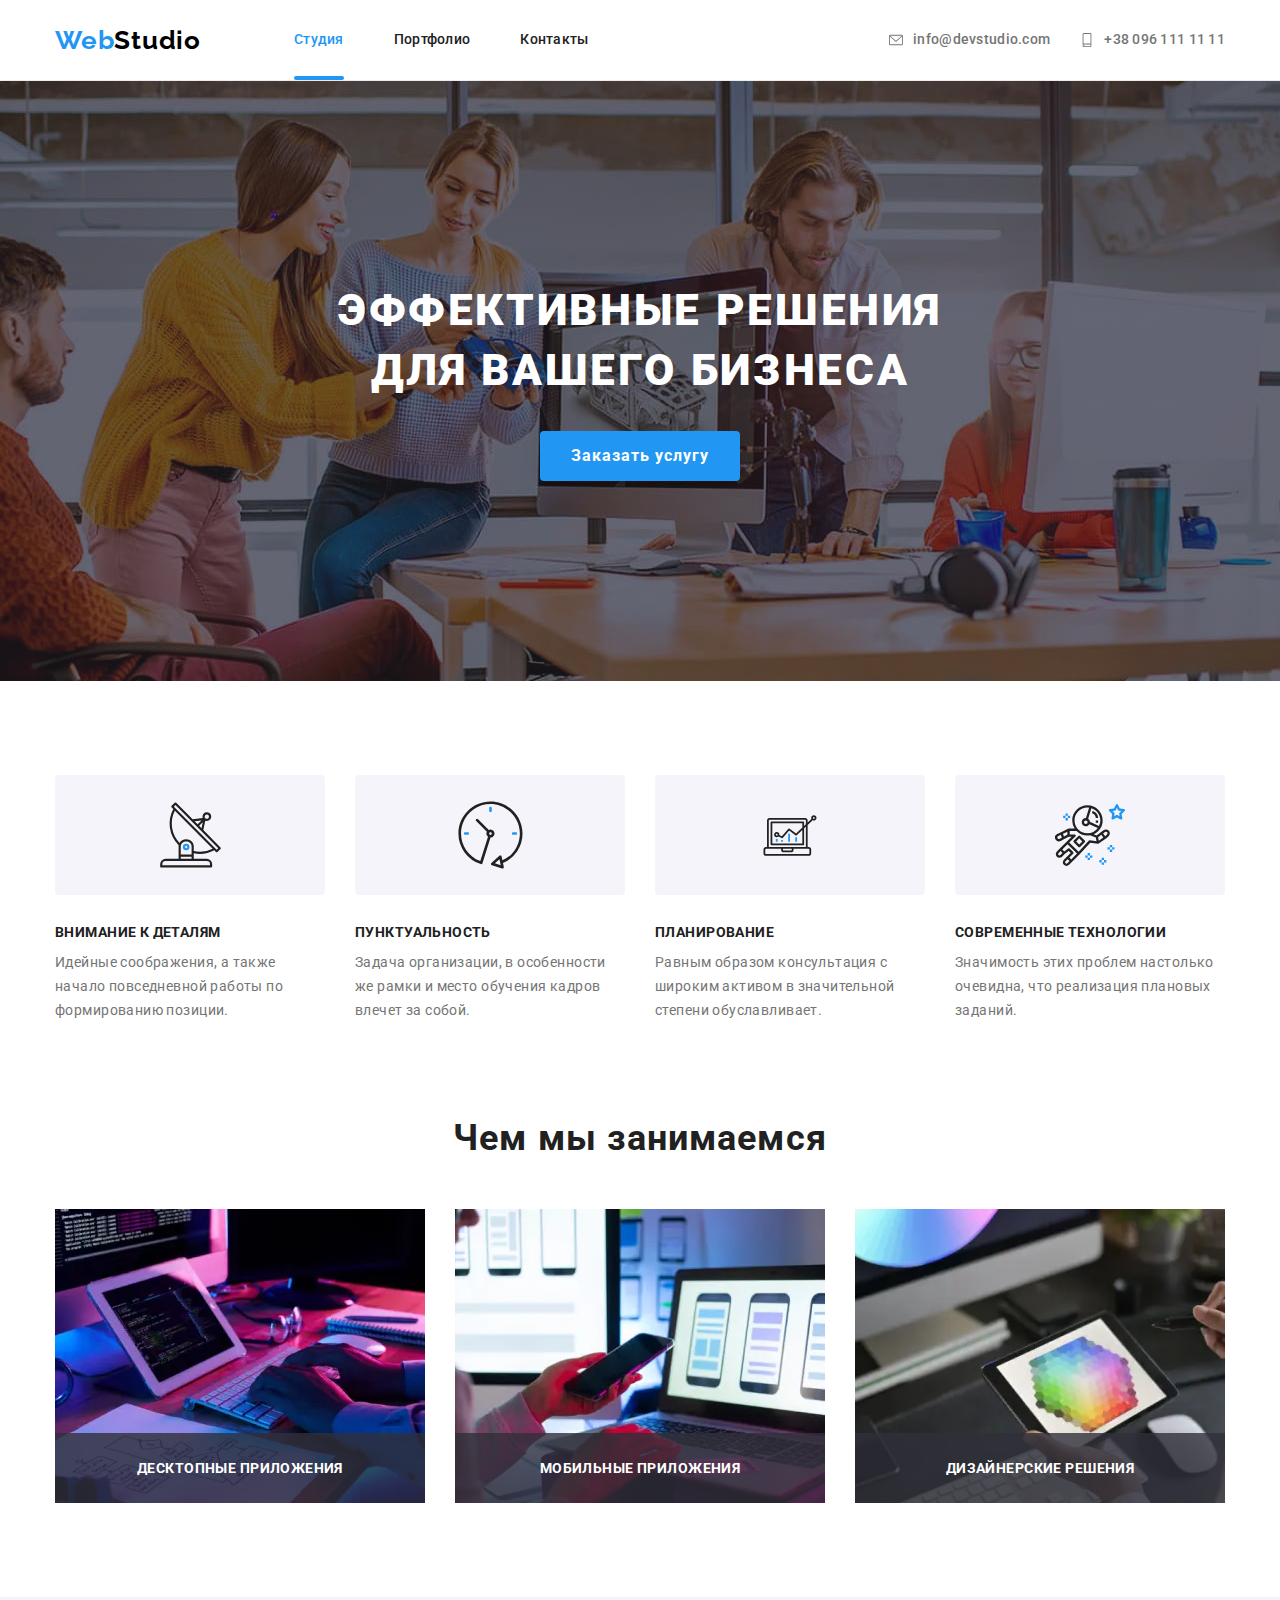
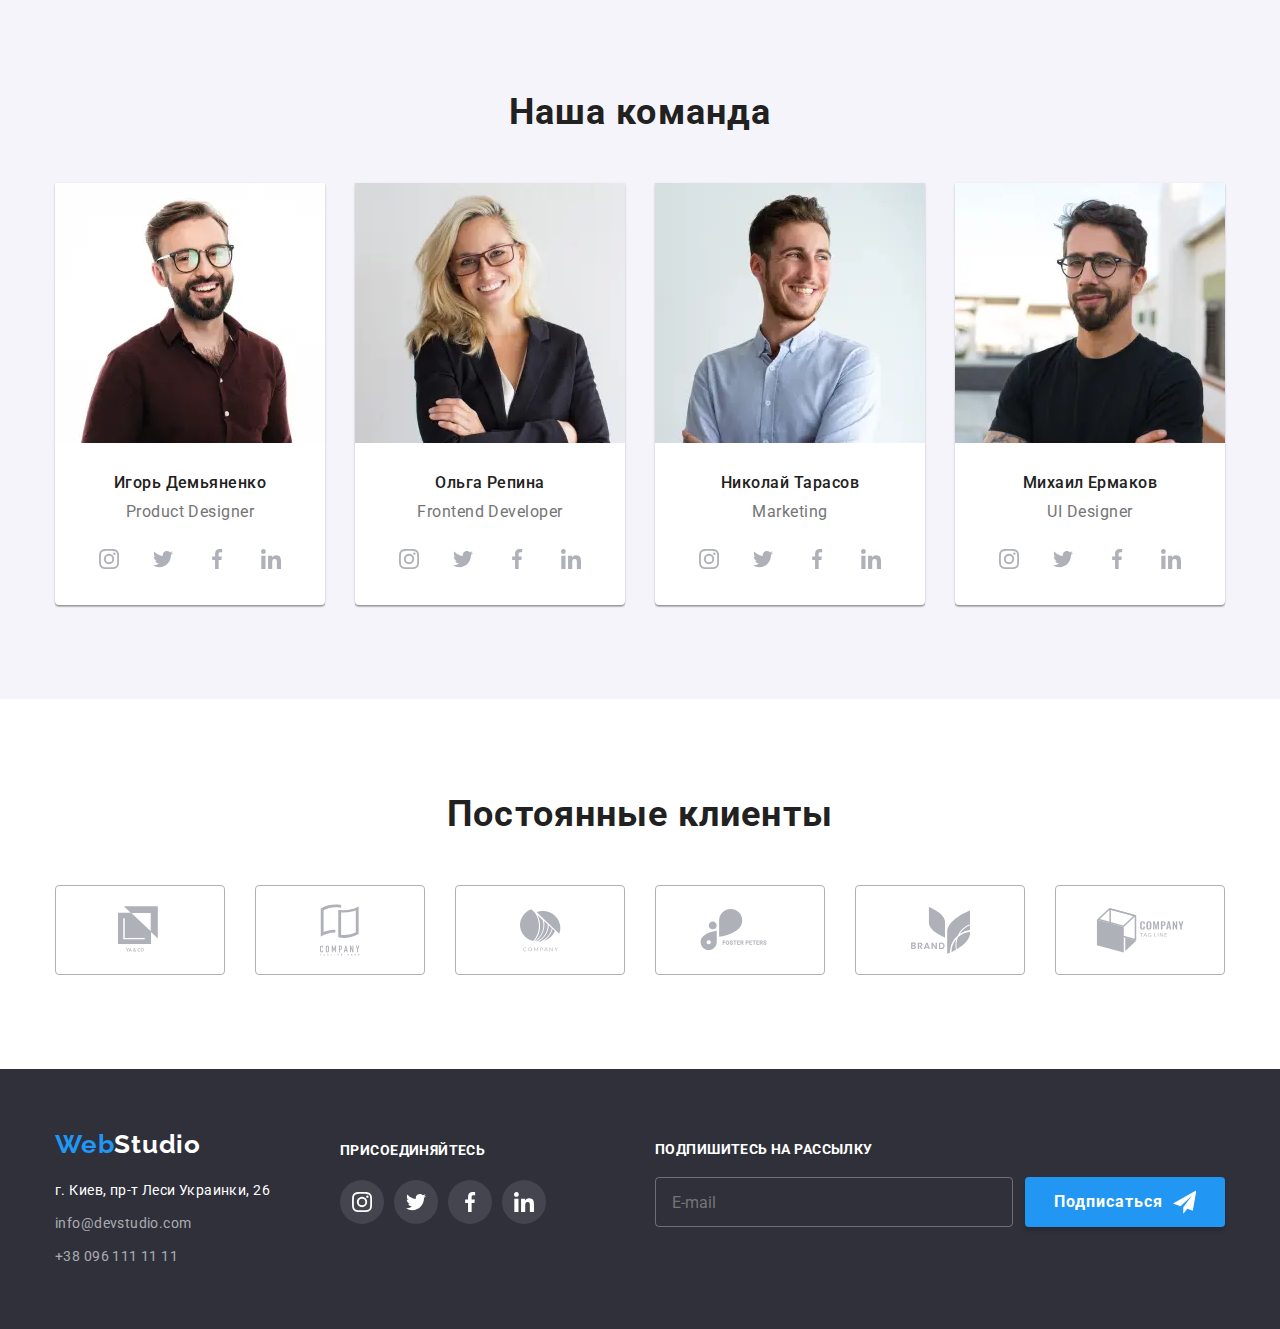
<file: index.html>
<!DOCTYPE html>
<html lang="ru">
  <head>
    <meta charset="UTF-8" />
    <meta name="viewport" content="width=device-width, initial-scale=1.0" />
    <title>Document</title>
    <link rel="preconnect" href="https://fonts.gstatic.com" />
    <link
      href="https://fonts.googleapis.com/css2?family=Raleway:wght@700&family=Roboto:wght@400;500;700;900&display=swap"
      rel="stylesheet"
    />
    <link rel="stylesheet" href="./css/main.min.css" />
  </head>

  <body>
    <header class="page-header">
      <div class="container">
        <nav class="navigation">
          <a href="" class="logo"
            ><span class="logo logo--blue">Web</span>Studio</a
          >
          <ul class="navigation__list navigation__list--left">
            <li class="navigation__item--left">
              <a
                href="./index.html"
                class="navigation__link navigation__link--common"
                >Студия</a
              >
            </li>
            <li class="navigation__item--left">
              <a href="./portfolio.html" class="navigation__link">Портфолио</a>
            </li>
            <li class="navigation__item--left">
              <a href="./contacts.html" class="navigation__link">Контакты</a>
            </li>
          </ul>

          <ul class="navigation__list navigation__list--right">
            <li class="navigation__item--right">
              <a
                class="navigation__link navigation__link--right"
                href="mailto:info@devstudio.com"
              >
                <svg class="navigation__icon" width="16" height="12">
                  <use href="./images/symbol-defs.svg#icon-envelope"></use>
                </svg>
                info@devstudio.com</a
              >
            </li>
            <li class="navigation__item--right">
              <a
                class="navigation__link navigation__link--right"
                href="tel:+380961111111"
              >
                <svg class="navigation__icon" width="10" height="16">
                  <use href="./images/symbol-defs.svg#icon-phone"></use>
                </svg>
                +38 096 111 11 11</a
              >
            </li>
          </ul>

          <button class="menu-mobile__button--open" data-menu-button>
            <svg class="menu-mobile__icon" width=24 height=18>
              <use href="./images/symbol-defs.svg#icon-menu_mobile" ></use>
            </svg>
          </button>

          <div class="menu-mobile" data-menu>
            <button class="menu-mobile__button--close" data-menu-close>
            <svg class="menu-mobile__icon" width=24 height=18>
              <use href="./images/symbol-defs.svg#icon-close_mobile" ></use>
            </svg>
          </button>
            <ul class="menu-mobile__list--up">
              <li class="menu-mobile__item">
                <a href="./index.html" class="menu__link menu__link--current">Студия</a>
              </li>
              <li class="menu-mobile__item">
                <a href="./portfolio.html" class="menu__link">Портфолио</a>
              </li>
              <li class="menu-mobile__item">
                <a href="./contacts.html" class="menu__link">Контакты</a>
              </li>
            </ul>
            <ul class="menu-mobile__list--down">
              <li class="menu-mobile__item">
                <a href="tel:+380961111111" class="menu-mobile__tel">+38 096 111 11 11</a>
              </li>
              <li class="menu-mobile__item">
                <a href="mailto:info@devstudio.com" class="menu-mobile__mail">info@devstudio.com</a>
              </li>
            </ul>
            <ul class="social__list">
              <li class="social__item">
                <a href="" class="social__link">Instagram</a> 
              </li>
              <li class="social__item">
                <a href="" class="social__link">Twitter</a> 
              </li>
              <li class="social__item">
                <a href="" class="social__link">Facebook</a> 
              </li>
              <li class="social__item">
                <a href="" class="social__link">LinkedIn</a>
              </li>
            </ul>
          </div>
        </nav>
      </div>
    </header>

    <main>
      <section class="hero">
        <h1 class="hero__title">Эффективные решения <br> для вашего бизнеса</h1>
        <button class="button hero__button" type="button" data-modal-open>
          Заказать услугу
        </button>
        <div class="backdrop is-hidden" data-modal>
          <div class="modal">
            <button class="modal__button--close" data-modal-close>
              <svg width="11" height="11">
                <use href="./images/symbol-defs.svg#icon-close-button"></use>
              </svg>
            </button>

            <!--МОДАЛЬНОЕ ОКНО-->
            <h2 class="modal__title">
              Оставьте свои данные, мы вам перезвоним
            </h2>
            <!--ФОРМА МОДАЛЬНОГО ОКНА-->
            <form class="form" autocomplete="off">
              <div class="form__field">
                <label class="form__label" for="user">Имя</label>
                <div class="form__input--frame">
                  <input
                    class="form__input"
                    type="text"
                    name="user-name"
                    id="user"
                    placeholder=""
                    autofocus
                  />
                  <svg class="form__icon" width="13" height="13">
                    <use href="./images/symbol-defs.svg#icon-modal-icon1"></use>
                  </svg>
                </div>
              </div>

              <div class="form__field">
                <label class="form__label" for="tel">Телефон</label>
                <div class="form__input--frame">
                  <input
                    class="form__input"
                    type="tel"
                    name="tel"
                    id="tel"
                    placeholder=""
                  />
                  <svg class="form__icon" width="13" height="13">
                    <use href="./images/symbol-defs.svg#icon-modal-icon2"></use>
                  </svg>
                </div>
              </div>

              <div class="form__field">
                <label class="form__label" for="mail">Почта</label>
                <div class="form__input--frame">
                  <input
                    class="form__input"
                    type="email"
                    name="mail"
                    id="mail"
                    placeholder=""
                  />
                  <svg class="form__icon" width="13" height="13">
                    <use href="./images/symbol-defs.svg#icon-modal-icon3"></use>
                  </svg>
                </div>
              </div>
              <!--Комментарии-->
              <div class="form__field">
                <label class="form__label" for="comment">Комментарий</label>
                <textarea
                  class="form__textarea"
                  name="comment"
                  id="comment"
                  cols="30"
                  rows="10"
                  placeholder="Введите текст"
                ></textarea>
              </div>
              <!--Чекбокс-->
              <div class="form__field--checkbox">
                <input
                  class="form__input--checkbox"
                  type="checkbox"
                  name="policy"
                  id="policy"
                />
                <label for="policy" class="form__label--checkbox"
                  >Соглашаюсь с рассылкой и принимаю&ensp;<a
                    href=""
                    class="form__link"
                    >Условия договора</a
                  ></label
                >
              </div>
              <!--Кнопка ОТПРАВИТЬ-->
              <button class="button form__button" type="submit">
                Отправить
              </button>
            </form>
          </div>
        </div>
      </section>

      <section class="features">
        <div class="container">
          <h2 class="features__title">Особенности</h2>
          <ul class="features__list">
            <li class="features__item">
              <div class="features__icon">
                <svg width="65" height="70">
                  <use href="./images/symbol-defs.svg#icon-antenna-1"></use>
                </svg>
              </div class="features__content">
              <h3 class="features__subtitle">Внимание к деталям</h3>
              <p class="features__text">
                Идейные соображения, а также начало повседневной работы по
                формированию позиции.
              </p>
            </li>

            <li class="features__item">
              <div class="features__icon">
                <svg width="67" height="70">
                  <use href="./images/symbol-defs.svg#icon-clock-1"></use>
                </svg>
              </div class="features__content">
              <h3 class="features__subtitle">Пунктуальность</h3>
              <p class="features__text">
                Задача организации, в особенности же рамки и место обучения
                кадров влечет за собой.
              </p>
            </li>

            <li class="features__item">
              <div class="features__icon">
                <svg width="70" height="53">
                  <use href="./images/symbol-defs.svg#icon-diagram-1"></use>
                </svg>
              </div class="features__content">
              <h3 class="features__subtitle">Планирование</h3>
              <p class="features__text">
                Равным образом консультация с широким активом в значительной
                степени обуславливает.
              </p>
            </li>

            <li class="features__item">
              <div class="features__icon">
                <svg width="70" height="70">
                  <use href="./images/symbol-defs.svg#icon-astronaut-1"></use>
                </svg>
              </div class="features__content">
              <h3 class="features__subtitle">Современные технологии</h3>
              <p class="features__text">
                Значимость этих проблем настолько очевидна, что реализация
                плановых заданий.
              </p>
            </li>
          </ul>
        </div>
      </section>

      <section class="directions">
        <div class="container">
          <h2 class="directions__title">Чем мы занимаемся</h2>
          <ul class="directions__list">
            <li class="directions__item">
              <picture>
              <source srcset="./images/features/img1.webp 1x, ./images/features/img1@2x.webp 2x" media="(min-width: 1200px)" type="image/webp">
              <source srcset="./images/features/img1.jpg 1x, ./images/features/img1@2x.jpg 2x" media="(min-width: 1200px)">
              <img
              class="directions__image"
                src="./images/features/img1.jpg"
                alt=""
                width="370"
            />
            </picture>
              <p class="directions__text">Десктопные приложения</p>
            </li>
            <li class="directions__item">
              <picture>
              <source srcset="./images/features/img2.webp 1x, ./images/features/img2@2x.webp 2x" media="(min-width: 1200px)" type="image/webp">
              <source srcset="./images/features/img2.jpg 1x, ./images/features/img2@2x.jpg 2x" media="(min-width: 1200px)">
              <img
              class="directions__image"
                src="./images/features/img2.jpg"
                alt=""
                width="370"
            />
            </picture>
              <p class="directions__text">Мобильные приложения</p>
            </li>
            <li class="directions__item">
              <picture>
              <source srcset="./images/features/img3.webp 1x, ./images/features/img3@2x.webp 2x" media="(min-width: 1200px)" type="image/webp">
              <source srcset="./images/features/img3.jpg 1x, ./images/features/img3@2x.jpg 2x" media="(min-width: 1200px)">
              <img
              class="directions__image"
                src="./images/features/img3.jpg"
                alt=""
                width="370"
            />
            </picture>
              <p class="directions__text">Дизайнерские решения</p>
            </li>
          </ul>
        </div>
      </section>

      <section class="team">
        <div class="container">
          <h2 class="team__title">Наша команда</h2>
        <ul class="team__list">
          <li class="team__card">
            <picture>
              <source srcset="./images/team/photo1-desk.webp 1x, ./images/team/photo1-desk@2x.webp 2x" media="(min-width: 1200px)" type="image/webp">
              <source srcset="./images/team/photo1-desk.jpg 1x, ./images/team/photo1-desk@2x.jpg 2x" media="(min-width: 1200px)">
              
              <source srcset="./images/team/photo1-tablet.webp 1x, ./images/team/photo1-tablet@2x.webp 2x" media="(min-width: 768px)" type="image/webp">
              <source srcset="./images/team/photo1-tablet.jpg 1x, ./images/team/photo1-tablet@2x.jpg 2x" media="(min-width: 768px)">
              
              <source srcset="./images/team/photo1-mob.webp 1x, ./images/team/photo1-mob@2x.webp 2x" media="(min-width: 480px)" type="image/webp">
              <source srcset="./images/team/photo1-mob.jpg 1x, ./images/team/photo1-mob@2x.jpg 2x" media="(min-width: 480px)">
              <img
              class="team__image"
              src="./images/team/photo1-mob.jpg"
              alt="Фото члена команды"
            />
            </picture>
            <div class="team__content">
              <h3 class="team__name">Игорь Демьяненко</h3>
              <p class="team__position" lang="en">Product Designer</p>
            <ul class="social-links">
              <li class="social-links__item">
                <a class="social-links__link">
                  <svg class="social-links__icon">
                    <use href="./images/symbol-defs.svg#icon-instagram"></use>
                  </svg>
                </a>
              </li>
              <li class="social-links__item">
                <a class="social-links__link">
                  <svg class="social-links__icon">
                    <use href="./images/symbol-defs.svg#icon-twitter"></use>
                  </svg>
                </a>
              </li>
              <li class="social-links__item">
                <a href="" class="social-links__link">
                  <svg class="social-links__icon">
                    <use href="./images/symbol-defs.svg#icon-facebook"></use>
                  </svg>
                </a>
              </li>
              <li class="social-links__item">
                <a href="" class="social-links__link">
                  <svg class="social-links__icon">
                    <use href="./images/symbol-defs.svg#icon-linkedin"></use>
                  </svg>
                </a>
              </li>
            </ul>
            </div>
          </li>

          <li class="team__card">
            <picture>
              <source srcset="./images/team/photo2-desk.webp 1x, ./images/team/photo2-desk@2x.webp 2x" media="(min-width: 1200px)" type="image/webp">
              <source srcset="./images/team/photo2-desk.jpg 1x, ./images/team/photo2-desk@2x.jpg 2x" media="(min-width: 1200px)">
              
              <source srcset="./images/team/photo2-tablet.webp 1x, ./images/team/photo2-tablet@2x.webp 2x" media="(min-width: 768px)" type="image/webp">
              <source srcset="./images/team/photo2-tablet.jpg 1x, ./images/team/photo2-tablet@2x.jpg 2x" media="(min-width: 768px)">
              
              <source srcset="./images/team/photo2-mob.webp 1x, ./images/team/photo2-mob@2x.webp 2x" media="(min-width: 480px)" type="image/webp">
              <source srcset="./images/team/photo2-mob.jpg 1x, ./images/team/photo2-mob@2x.jpg 2x" media="(min-width: 480px)">
              <img
              class="team__image"
              src="./images/team/photo2-mob.jpg"
              alt="Фото члена команды"
            />
            </picture>
            <div class="team__content">
              <h3 class="team__name">Ольга Репина</h3>
            <p class="team__position" lang="en">Frontend Developer</p>
            <ul class="social-links">
              <li class="social-links__item">
                <a class="social-links__link">
                  <svg class="social-links__icon">
                    <use href="./images/symbol-defs.svg#icon-instagram"></use>
                  </svg>
                </a>
              </li>
              <li class="social-links__item">
                <a class="social-links__link">
                  <svg class="social-links__icon">
                    <use href="./images/symbol-defs.svg#icon-twitter"></use>
                  </svg>
                </a>
              </li>
              <li class="social-links__item">
                <a href="" class="social-links__link">
                  <svg class="social-links__icon">
                    <use href="./images/symbol-defs.svg#icon-facebook"></use>
                  </svg>
                </a>
              </li>
              <li class="social-links__item">
                <a href="" class="social-links__link">
                  <svg class="social-links__icon">
                    <use href="./images/symbol-defs.svg#icon-linkedin"></use>
                  </svg>
                </a>
              </li>
            </ul>
            </div>
          </li>

          <li class="team__card">
            <picture>
              <source srcset="./images/team/photo3-desk.webp 1x, ./images/team/photo3-desk@2x.webp 2x" media="(min-width: 1200px)" type="image/webp">
              <source srcset="./images/team/photo3-desk.jpg 1x, ./images/team/photo3-desk@2x.jpg 2x" media="(min-width: 1200px)">
              
              <source srcset="./images/team/photo3-tablet.webp 1x, ./images/team/photo3-tablet@2x.webp 2x" media="(min-width: 768px)" type="image/webp">
              <source srcset="./images/team/photo3-tablet.jpg 1x, ./images/team/photo3-tablet@2x.jpg 2x" media="(min-width: 768px)">
              
              <source srcset="./images/team/photo3-mob.webp 1x, ./images/team/photo3-mob@2x.webp 2x" media="(min-width: 480px)" type="image/webp">
              <source srcset="./images/team/photo3-mob.jpg 1x, ./images/team/photo3-mob@2x.jpg 2x" media="(min-width: 480px)">
              <img
              class="team__image"
              src="./images/team/photo3-mob.jpg"
              alt="Фото члена команды"
            />
            </picture>
            <div class="team__content">
              <h3 class="team__name">Николай Тарасов</h3>
            <p class="team__position" lang="en">Marketing</p>
            <ul class="social-links">
              <li class="social-links__item">
                <a class="social-links__link">
                  <svg class="social-links__icon">
                    <use href="./images/symbol-defs.svg#icon-instagram"></use>
                  </svg>
                </a>
              </li>
              <li class="social-links__item">
                <a class="social-links__link">
                  <svg class="social-links__icon">
                    <use href="./images/symbol-defs.svg#icon-twitter"></use>
                  </svg>
                </a>
              </li>
              <li class="social-links__item">
                <a href="" class="social-links__link">
                  <svg class="social-links__icon">
                    <use href="./images/symbol-defs.svg#icon-facebook"></use>
                  </svg>
                </a>
              </li>
              <li class="social-links__item">
                <a href="" class="social-links__link">
                  <svg class="social-links__icon">
                    <use href="./images/symbol-defs.svg#icon-linkedin"></use>
                  </svg>
                </a>
              </li>
            </ul>
            </div>
          </li>

          <li class="team__card">
            <picture>
              <source srcset="./images/team/photo4-desk.webp 1x, ./images/team/photo4-desk@2x.webp 2x" media="(min-width: 1200px)" type="image/webp">
              <source srcset="./images/team/photo4-desk.jpg 1x, ./images/team/photo4-desk@2x.jpg 2x" media="(min-width: 1200px)">
              
              <source srcset="./images/team/photo4-tablet.webp 1x, ./images/team/photo4-tablet@2x.webp 2x" media="(min-width: 768px)" type="image/webp">
              <source srcset="./images/team/photo4-tablet.jpg 1x, ./images/team/photo4-tablet@2x.jpg 2x" media="(min-width: 768px)">
              
              <source srcset="./images/team/photo4-mob.webp 1x, ./images/team/photo4-mob@2x.webp 2x" media="(min-width: 480px)" type="image/webp">
              <source srcset="./images/team/photo4-mob.jpg 1x, ./images/team/photo4-mob@2x.jpg 2x" media="(min-width: 480px)">
              <img
              class="team__image"
              src="./images/team/photo4-mob.jpg"
              alt="Фото члена команды"
            />
            </picture>
            <div class="team__content">
              <h3 class="team__name">Михаил Ермаков</h3>
            <p class="team__position" lang="en">UI Designer</p>
            <ul class="social-links">
              <li class="social-links__item">
                <a class="social-links__link">
                  <svg class="social-links__icon">
                    <use href="./images/symbol-defs.svg#icon-instagram"></use>
                  </svg>
                </a>
              </li>
              <li class="social-links__item">
                <a class="social-links__link">
                  <svg class="social-links__icon">
                    <use href="./images/symbol-defs.svg#icon-twitter"></use>
                  </svg>
                </a>
              </li>
              <li class="social-links__item">
                <a href="" class="social-links__link">
                  <svg class="social-links__icon">
                    <use href="./images/symbol-defs.svg#icon-facebook"></use>
                  </svg>
                </a>
              </li>
              <li class="social-links__item">
                <a href="" class="social-links__link">
                  <svg class="social-links__icon">
                    <use href="./images/symbol-defs.svg#icon-linkedin"></use>
                  </svg>
                </a>
              </li>
            </ul>
            </div>
          </li>
        </ul>
        </div>
      </section>

      <section class="clients container">
          <h2 class="clients__title">Постоянные клиенты</h2>
          <ul class="clients__list">
            <li class="clients__item">
              <a class="clients__link" href="">
                <svg class="clients__icon" width="44" height="49">
                  <use href="./images/symbol-defs.svg#icon-logo-1"></use>
                </svg>
              </a>
            </li>
            <li class="clients__item">
              <a class="clients__link" href="">
                <svg class="clients__icon" width="40" height="52">
                  <use href="./images/symbol-defs.svg#icon-logo-2"></use>
                </svg>
              </a>
            </li>
            <li class="clients__item">
              <a class="clients__link" href="">
                <svg class="clients__icon" width="41" height="43">
                  <use href="./images/symbol-defs.svg#icon-logo-3"></use>
                </svg>
              </a>
            </li>
            <li class="clients__item">
              <a class="clients__link" href="">
                <svg class="clients__icon" width="80" height="42">
                  <use href="./images/symbol-defs.svg#icon-logo-4"></use>
                </svg>
              </a>
            </li>
            <li class="clients__item">
              <a class="clients__link" href="">
                <svg class="clients__icon" width="59" height="47">
                  <use href="./images/symbol-defs.svg#icon-logo-5"></use>
                </svg>
              </a>
            </li>
            <li class="clients__item">
              <a class="clients__link" href="">
                <svg class="clients__icon" width="89" height="45">
                  <use href="./images/symbol-defs.svg#icon-logo-6"></use>
                </svg>
              </a>
            </li>
          </ul>
      </section>
    </main>

    <footer class="footer">
      <div class="container">
        <div class="page-footer">
          <div class="page-footer--left">
            <a href="" class="logo logo--bottom">
              <span class="logo--blue">Web</span>Studio
            </a>

            <address class="address">
              <span class="address__item"
                >г. Киев, пр-т Леси Украинки, 26
              </span>
              <a href="mailto:info@devstudio.com" class="address__link"
                >info@devstudio.com</a
              >
              <a href="tel:+380961111111" class="address__link"
                >+38 096 111 11 11</a
              >
            </address>
          </div>
          <div class="page-footer--center">
            <span class="page-footer__title">ПРИСОЕДИНЯЙТЕСЬ</span>
            <ul class="social-links page-footer__social-links">
              <li class="social-links__item">
                <a class="social-links__link social-links__link--dark">
                  <svg class="social-links__icon social-links__icon--light">
                    <use href="./images/symbol-defs.svg#icon-instagram"></use>
                  </svg>
                </a>
              </li>
              <li class="social-links__item">
                <a class="social-links__link social-links__link--dark">
                  <svg class="social-links__icon social-links__icon--light">
                    <use href="./images/symbol-defs.svg#icon-twitter"></use>
                  </svg>
                </a>
              </li>
              <li class="social-links__item">
                <a href="" class="social-links__link social-links__link--dark">
                  <svg class="social-links__icon social-links__icon--light">
                    <use href="./images/symbol-defs.svg#icon-facebook"></use>
                  </svg>
                </a>
              </li>
              <li class="social-links__item">
                <a href="" class="social-links__link social-links__link--dark">
                  <svg class="social-links__icon social-links__icon--light">
                    <use href="./images/symbol-defs.svg#icon-linkedin"></use>
                  </svg>
                </a>
              </li>
            </ul>
          </div>
            <div class="page-footer--right">
              <span class="page-footer__title">Подпишитесь на рассылку</span>
              <form class="footer-form" autocomplete="off">
                <input class="footer-form__input" type="email" name="mail" placeholder="E-mail" />
                <button class="button footer-form__button" type="submit">
                  Подписаться
                  <svg class="footer-form__icon" width="24" height="24">
                    <use href="./images/symbol-defs.svg#icon-icon-send"></use>
                  </svg>
                </button>
              </form>
            </div>
          </div>
        </div>
      </div>
    </footer>
    <script src="./js/modal.js"></script>
    <script src="./js/menu-mobile.js"></script>
  </body>
</html>
</file>
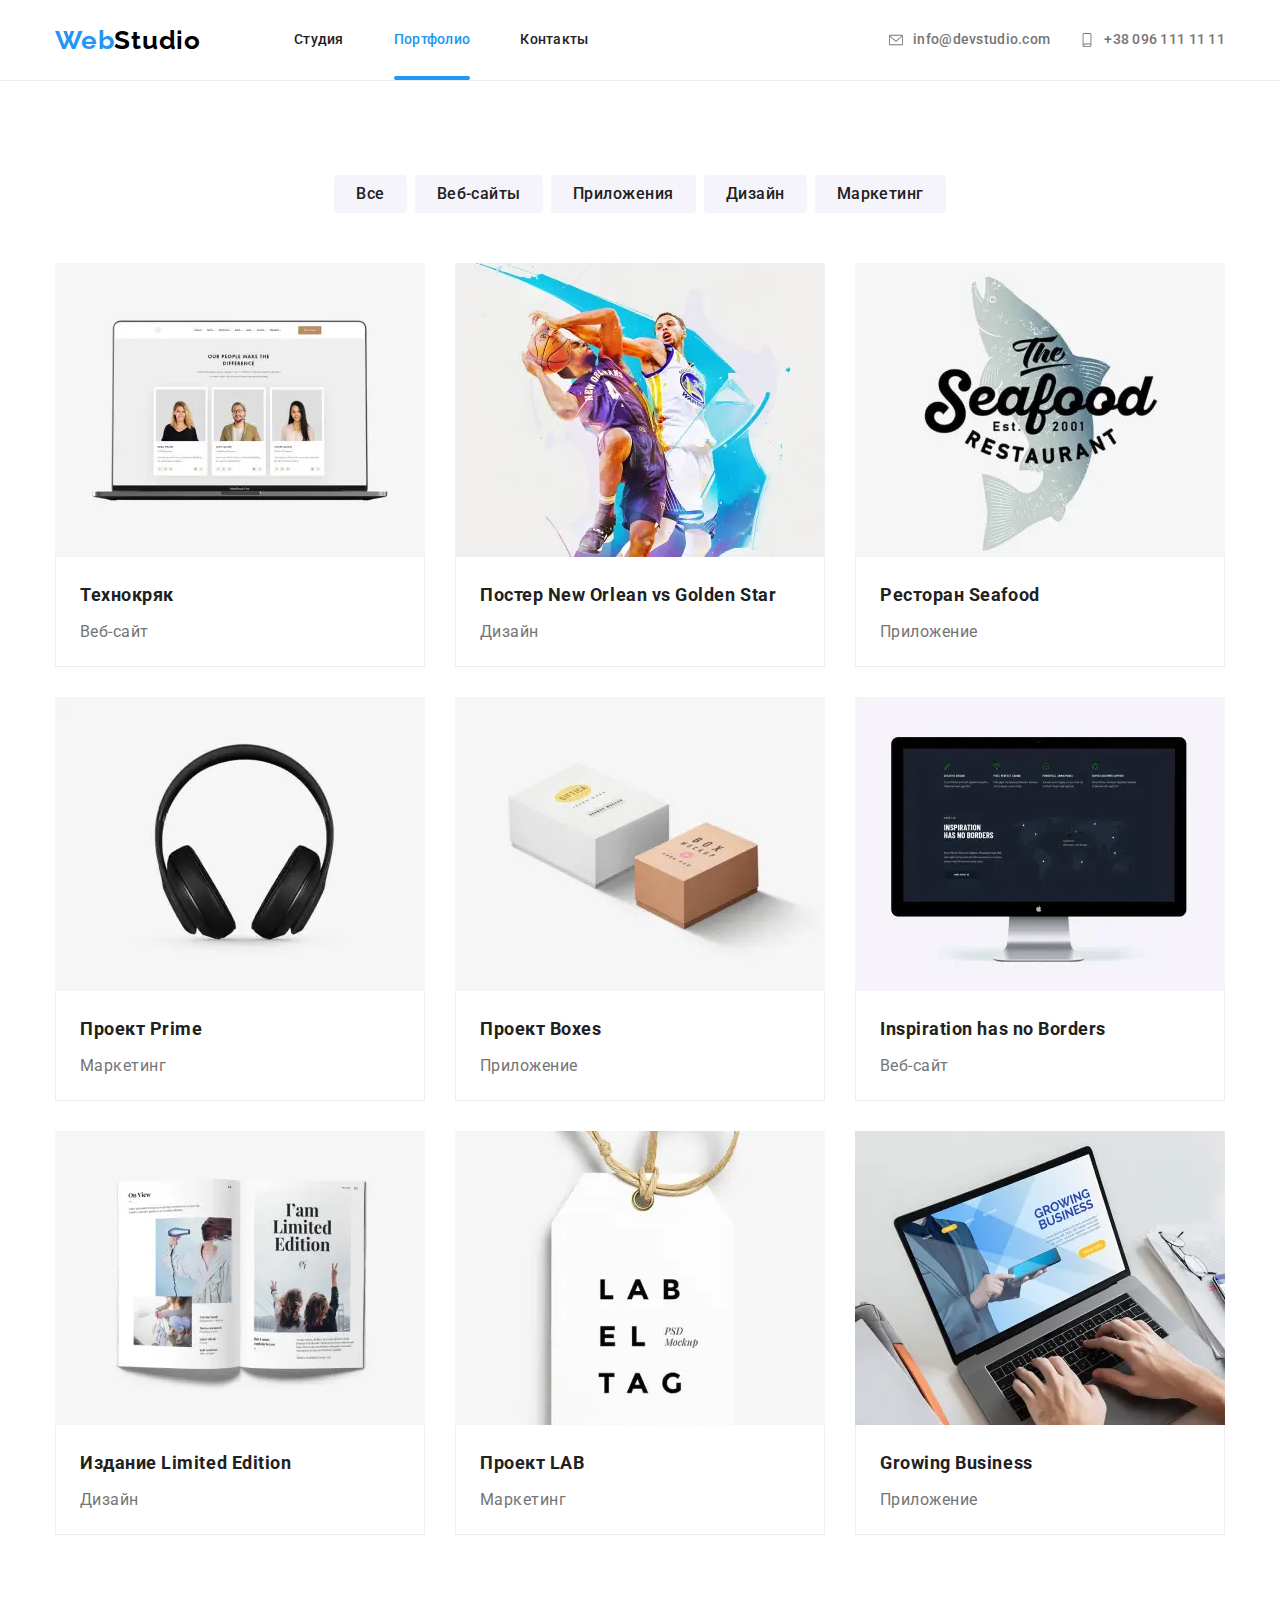
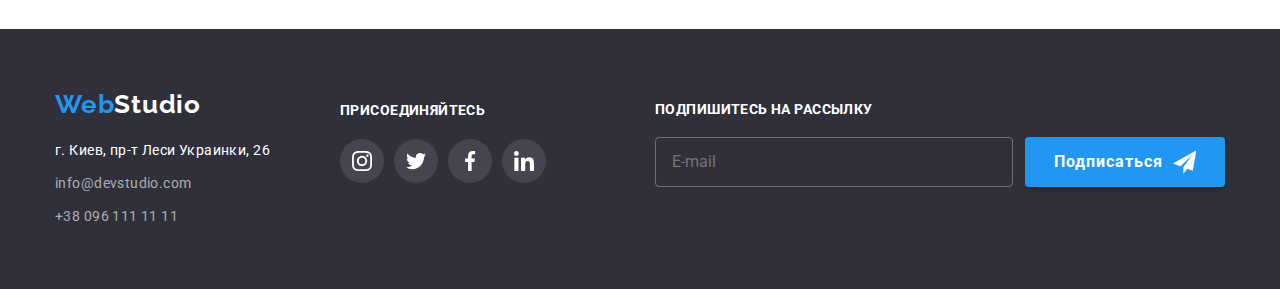
<file: portfolio.html>
<!DOCTYPE html>
<html lang="ru">
  <head>
    <meta charset="UTF-8" />
    <meta name="viewport" content="width=device-width, initial-scale=1.0" />
    <title>Portfolio</title>
    <link rel="preconnect" href="https://fonts.gstatic.com" />
    <link
      href="https://fonts.googleapis.com/css2?family=Raleway:wght@700&family=Roboto:wght@400;500;700;900&display=swap"
      rel="stylesheet"
    />
    <link rel="stylesheet" href="./css/main.min.css" />
  </head>

  <body>
    <header class="page-header">
      <div class="container">
        <nav class="navigation">
          <a href="./index.html" class="logo"
            ><span class="logo logo--blue">Web</span>Studio</a
          >
          <ul class="navigation__list navigation__list--left">
            <li class="navigation__item--left">
              <a
                href="./index.html"
                class="navigation__link"
                >Студия</a
              >
            </li>
            <li class="navigation__item--left">
              <a href="./portfolio.html" class="navigation__link navigation__link--common">Портфолио</a>
            </li>
            <li class="navigation__item--left">
              <a href="./contacts.html" class="navigation__link">Контакты</a>
            </li>
          </ul>

          <ul class="navigation__list navigation__list--right">
            <li class="navigation__item--right">
              <a
                class="navigation__link navigation__link--right"
                href="mailto:info@devstudio.com"
              >
                <svg class="navigation__icon" width="16" height="12">
                  <use href="./images/symbol-defs.svg#icon-envelope"></use>
                </svg>
                info@devstudio.com</a
              >
            </li>
            <li class="navigation__item--right">
              <a
                class="navigation__link navigation__link--right"
                href="tel:+380961111111"
              >
                <svg class="navigation__icon" width="10" height="16">
                  <use href="./images/symbol-defs.svg#icon-phone"></use>
                </svg>
                +38 096 111 11 11</a
              >
            </li>
          </ul>

          <button class="menu-mobile__button--open" data-menu-button>
            <svg class="menu-mobile__icon" width=24 height=18>
              <use href="./images/symbol-defs.svg#icon-menu_mobile" ></use>
            </svg>
          </button>

          <div class="menu-mobile" data-menu>
            <button class="menu-mobile__button--close" data-menu-close>
            <svg class="menu-mobile__icon" width=24 height=18>
              <use href="./images/symbol-defs.svg#icon-close_mobile" ></use>
            </svg>
          </button>
            <ul class="menu-mobile__list--up">
              <li class="menu-mobile__item">
                <a href="./index.html" class="menu__link">Студия</a>
              </li>
              <li class="menu-mobile__item">
                <a href="./portfolio.html" class="menu__link menu__link--current">Портфолио</a>
              </li>
              <li class="menu-mobile__item">
                <a href="./contacts.html" class="menu__link">Контакты</a>
              </li>
            </ul>
            <ul class="menu-mobile__list--down">
              <li class="menu-mobile__item">
                <a href="tel:+380961111111" class="menu-mobile__tel">+38 096 111 11 11</a>
              </li>
              <li class="menu-mobile__item">
                <a href="mailto:info@devstudio.com" class="menu-mobile__mail">info@devstudio.com</a>
              </li>
            </ul>
            <ul class="social__list">
              <li class="social__item">
                <a href="" class="social__link">Instagram</a> 
              </li>
              <li class="social__item">
                <a href="" class="social__link">Twitter</a> 
              </li>
              <li class="social__item">
                <a href="" class="social__link">Facebook</a> 
              </li>
              <li class="social__item">
                <a href="" class="social__link">LinkedIn</a>
              </li>
            </ul>
          </div>
        </nav>
      </div>
    </header>

    <main>
      <section class="portfolio">
        <h1 class="portfolio__title">Портфолио</h1>
        <!--Кнопки портфолио-->
        <div class="container">
        <ul class="portfolio__list">
          <li class="portfolio__item"><button class="portfolio__button">Все</button></li>
          <li class="portfolio__item"><button class="portfolio__button">Веб-сайты</button></li>
          <li class="portfolio__item"><button class="portfolio__button">Приложения</button></li>
          <li class="portfolio__item"><button class="portfolio__button">Дизайн</button></li>
          <li class="portfolio__item"><button class="portfolio__button">Маркетинг</button></li>
        </ul>
        </div>

        <!--Изображения портфолио-->
      <div class="projects container">
        <ul class="projects__list">
          <!--Проект 1-->
          <li class="projects__item">
            <a href="" class="project__link">
              <div class="project__card">
              <picture>
              <source srcset="./images/portfolio/1-desk.webp 1x, ./images/portfolio/1-desk@2x.webp 2x" media="(min-width: 1200px)" type="image/webp">
              <source srcset="./images/portfolio/1-desk.jpg 1x, ./images/portfolio/1-desk@2x.jpg 2x" media="(min-width: 1200px)">
              
              <source srcset="./images/portfolio/1-tabl.webp 1x, ./images/portfolio/1-tabl@2x.webp 2x" media="(min-width: 768px)" type="image/webp">
              <source srcset="./images/portfolio/1-tabl.jpg 1x, ./images/portfolio/1-tabl@2x.jpg 2x" media="(min-width: 768px)">
              
              <source srcset="./images/portfolio/1-mob.webp 1x, ./images/portfolio/1-mob@2x.webp 2x" media="(min-width: 480px)" type="image/webp">
              <source srcset="./images/portfolio/1-mob.jpg 1x, ./images/portfolio/1-mob@2x.jpg 2x" media="(min-width: 480px)">
              <img class="project__image" src="./images/portfolio/1-mob.jpg" alt="" max-width="370" />
            </picture>
                <p class="project__text">
                  Технокряк это современная площадка распространения
                  коронавируса. Компании используют эту платформу для цифрового
                  шпионажа и атак на защищённые сервера конкурентов.
                </p>
              </div>
              <div class="project__meta">
                <h2 class="project__name">Технокряк</h2>
                <p class="project__subtitle">Веб-сайт</p>
              </div>
            </a>
          </li>

          <!--Проект 2-->
          <li class="projects__item">
            <a href="" class="project__link">
              <div class="project__card">
                <picture>
              <source srcset="./images/portfolio/2-desk.webp 1x, ./images/portfolio/2-desk@2x.webp 2x" media="(min-width: 1200px)" type="image/webp">
              <source srcset="./images/portfolio/2-desk.jpg 1x, ./images/portfolio/2-desk@2x.jpg 2x" media="(min-width: 1200px)">
              
              <source srcset="./images/portfolio/2-tabl.webp 1x, ./images/portfolio/2-tabl@2x.webp 2x" media="(min-width: 768px)" type="image/webp">
              <source srcset="./images/portfolio/2-tabl.jpg 1x, ./images/portfolio/2-tabl@2x.jpg 2x" media="(min-width: 768px)">
              
              <source srcset="./images/portfolio/2-mob.webp 1x, ./images/portfolio/2-mob@2x.webp 2x" media="(min-width: 480px)" type="image/webp">
              <source srcset="./images/portfolio/2-mob.jpg 1x, ./images/portfolio/2-mob@2x.jpg 2x" media="(min-width: 480px)">
              <img class="project__image" src="./images/portfolio/2-mob.jpg" alt="" max-width="370" />
            </picture>
                <p class="project__text">
                  Технокряк это современная площадка распространения
                  коронавируса. Компании используют эту платформу для цифрового
                  шпионажа и атак на защищённые сервера конкурентов.
                </p>
              </div>
              <div class="project__meta">
                <h2 class="project__name">Постер New Orlean vs Golden Star</h2>
                <p class="project__subtitle">Дизайн</p>
              </div>
            </a>
          </li>

          <!--Проект 3-->
          <li class="projects__item">
            <a href="" class="project__link">
              <div class="project__card">
                <picture>
              <source srcset="./images/portfolio/3-desk.webp 1x, ./images/portfolio/3-desk@2x.webp 2x" media="(min-width: 1200px)" type="image/webp">
              <source srcset="./images/portfolio/3-desk.jpg 1x, ./images/portfolio/3-desk@2x.jpg 2x" media="(min-width: 1200px)">
              
              <source srcset="./images/portfolio/3-tabl.webp 1x, ./images/portfolio/3-tabl@2x.webp 2x" media="(min-width: 768px)" type="image/webp">
              <source srcset="./images/portfolio/3-tabl.jpg 1x, ./images/portfolio/3-tabl@2x.jpg 2x" media="(min-width: 768px)">
              
              <source srcset="./images/portfolio/3-mob.webp 1x, ./images/portfolio/3-mob@2x.webp 2x" media="(min-width: 480px)" type="image/webp">
              <source srcset="./images/portfolio/3-mob.jpg 1x, ./images/portfolio/3-mob@2x.jpg 2x" media="(min-width: 480px)">
              <img class="project__image" src="./images/portfolio/3-mob.jpg" alt="" max-width="370" />
            </picture>
                <p class="project__text">
                  Технокряк это современная площадка распространения
                  коронавируса. Компании используют эту платформу для цифрового
                  шпионажа и атак на защищённые сервера конкурентов.
                </p>
              </div>
              <div class="project__meta">
                <h2 class="project__name">Ресторан Seafood</h2>
                <p class="project__subtitle">Приложение</p>
              </div>
            </a>
          </li>

          <!--Проект 4-->
          <li class="projects__item">
            <a href="" class="project__link">
              <div class="project__card">
                <picture>
              <source srcset="./images/portfolio/4-desk.webp 1x, ./images/portfolio/4-desk@2x.webp 2x" media="(min-width: 1200px)" type="image/webp">
              <source srcset="./images/portfolio/4-desk.jpg 1x, ./images/portfolio/4-desk@2x.jpg 2x" media="(min-width: 1200px)">
              
              <source srcset="./images/portfolio/4-tabl.webp 1x, ./images/portfolio/4-tabl@2x.webp 2x" media="(min-width: 768px)" type="image/webp">
              <source srcset="./images/portfolio/4-tabl.jpg 1x, ./images/portfolio/4-tabl@2x.jpg 2x" media="(min-width: 768px)">
              
              <source srcset="./images/portfolio/4-mob.webp 1x, ./images/portfolio/4-mob@2x.webp 2x" media="(min-width: 480px)" type="image/webp">
              <source srcset="./images/portfolio/4-mob.jpg 1x, ./images/portfolio/4-mob@2x.jpg 2x" media="(min-width: 480px)">
              <img class="project__image" src="./images/portfolio/4-mob.jpg" alt="" max-width="370" />
            </picture>
                <p class="project__text">
                  Технокряк это современная площадка распространения
                  коронавируса. Компании используют эту платформу для цифрового
                  шпионажа и атак на защищённые сервера конкурентов.
                </p>
              </div>
              <div class="project__meta">
                <h2 class="project__name">Проект Prime</h2>
                <p class="project__subtitle">Маркетинг</p>
              </div>
            </a>
          </li>

          <!--Проект 5-->
          <li class="projects__item">
            <a href="" class="project__link">
              <div class="project__card">
                <picture>
              <source srcset="./images/portfolio/5-desk.webp 1x, ./images/portfolio/5-desk@2x.webp 2x" media="(min-width: 1200px)" type="image/webp">
              <source srcset="./images/portfolio/5-desk.jpg 1x, ./images/portfolio/5-desk@2x.jpg 2x" media="(min-width: 1200px)">
              
              <source srcset="./images/portfolio/5-tabl.webp 1x, ./images/portfolio/5-tabl@2x.webp 2x" media="(min-width: 768px)" type="image/webp">
              <source srcset="./images/portfolio/5-tabl.jpg 1x, ./images/portfolio/5-tabl@2x.jpg 2x" media="(min-width: 768px)">
              
              <source srcset="./images/portfolio/5-mob.webp 1x, ./images/portfolio/5-mob@2x.webp 2x" media="(min-width: 480px)" type="image/webp">
              <source srcset="./images/portfolio/5-mob.jpg 1x, ./images/portfolio/5-mob@2x.jpg 2x" media="(min-width: 480px)">
              <img class="project__image" src="./images/portfolio/5-mob.jpg" alt="" max-width="370" />
            </picture>
                <p class="project__text">
                  Технокряк это современная площадка распространения
                  коронавируса. Компании используют эту платформу для цифрового
                  шпионажа и атак на защищённые сервера конкурентов.
                </p>
              </div>
              <div class="project__meta">
                <h2 class="project__name">Проект Boxes</h2>
                <p class="project__subtitle">Приложение</p>
              </div>
            </a>
          </li>

          <!--Проект 6-->
          <li class="projects__item">
            <a href="" class="project__link">
              <div class="project__card">
                <picture>
              <source srcset="./images/portfolio/6-desk.webp 1x, ./images/portfolio/6-desk@2x.webp 2x" media="(min-width: 1200px)" type="image/webp">
              <source srcset="./images/portfolio/6-desk.jpg 1x, ./images/portfolio/6-desk@2x.jpg 2x" media="(min-width: 1200px)">
              
              <source srcset="./images/portfolio/6-tabl.webp 1x, ./images/portfolio/6-tabl@2x.webp 2x" media="(min-width: 768px)" type="image/webp">
              <source srcset="./images/portfolio/6-tabl.jpg 1x, ./images/portfolio/6-tabl@2x.jpg 2x" media="(min-width: 768px)">
              
              <source srcset="./images/portfolio/6-mob.webp 1x, ./images/portfolio/6-mob@2x.webp 2x" media="(min-width: 480px)" type="image/webp">
              <source srcset="./images/portfolio/6-mob.jpg 1x, ./images/portfolio/6-mob@2x.jpg 2x" media="(min-width: 480px)">
              <img class="project__image" src="./images/portfolio/6-mob.jpg" alt="" max-width="370" />
            </picture>
                <p class="project__text">
                  Технокряк это современная площадка распространения
                  коронавируса. Компании используют эту платформу для цифрового
                  шпионажа и атак на защищённые сервера конкурентов.
                </p>
              </div>
              <div class="project__meta">
                <h2 class="project__name">Inspiration has no Borders</h2>
                <p class="project__subtitle">Веб-сайт</p>
              </div>
            </a>
          </li>

          <!--Проект 7-->
          <li class="projects__item">
            <a href="" class="project__link">
              <div class="project__card">
                <picture>
              <source srcset="./images/portfolio/7-desk.webp 1x, ./images/portfolio/7-desk@2x.webp 2x" media="(min-width: 1200px)" type="image/webp">
              <source srcset="./images/portfolio/7-desk.jpg 1x, ./images/portfolio/7-desk@2x.jpg 2x" media="(min-width: 1200px)">
              
              <source srcset="./images/portfolio/7-tabl.webp 1x, ./images/portfolio/7-tabl@2x.webp 2x" media="(min-width: 768px)" type="image/webp">
              <source srcset="./images/portfolio/7-tabl.jpg 1x, ./images/portfolio/7-tabl@2x.jpg 2x" media="(min-width: 768px)">
              
              <source srcset="./images/portfolio/7-mob.webp 1x, ./images/portfolio/7-mob@2x.webp 2x" media="(min-width: 480px)" type="image/webp">
              <source srcset="./images/portfolio/7-mob.jpg 1x, ./images/portfolio/7-mob@2x.jpg 2x" media="(min-width: 480px)">
              <img class="project__image" src="./images/portfolio/7-mob.jpg" alt="" max-width="370" />
            </picture>
                <p class="project__text">
                  Технокряк это современная площадка распространения
                  коронавируса. Компании используют эту платформу для цифрового
                  шпионажа и атак на защищённые сервера конкурентов.
                </p>
              </div>
              <div class="project__meta">
                <h2 class="project__name">Издание Limited Edition</h2>
                <p class="project__subtitle">Дизайн</p>
              </div>
            </a>
          </li>

          <!--Проект 8-->
          <li class="projects__item">
            <a href="" class="project__link">
              <div class="project__card">
                <picture>
              <source srcset="./images/portfolio/8-desk.webp 1x, ./images/portfolio/8-desk@2x.webp 2x" media="(min-width: 1200px)" type="image/webp">
              <source srcset="./images/portfolio/8-desk.jpg 1x, ./images/portfolio/8-desk@2x.jpg 2x" media="(min-width: 1200px)">
              
              <source srcset="./images/portfolio/8-tabl.webp 1x, ./images/portfolio/8-tabl@2x.webp 2x" media="(min-width: 768px)" type="image/webp">
              <source srcset="./images/portfolio/8-tabl.jpg 1x, ./images/portfolio/8-tabl@2x.jpg 2x" media="(min-width: 768px)">
              
              <source srcset="./images/portfolio/8-mob.webp 1x, ./images/portfolio/8-mob@2x.webp 2x" media="(min-width: 480px)" type="image/webp">
              <source srcset="./images/portfolio/8-mob.jpg 1x, ./images/portfolio/8-mob@2x.jpg 2x" media="(min-width: 480px)">
              <img class="project__image" src="./images/portfolio/8-mob.jpg" alt="" max-width="370" />
            </picture>
                <p class="project__text">
                  Технокряк это современная площадка распространения
                  коронавируса. Компании используют эту платформу для цифрового
                  шпионажа и атак на защищённые сервера конкурентов.
                </p>
              </div>
              <div class="project__meta">
                <h2 class="project__name">Проект LAB</h2>
                <p class="project__subtitle">Маркетинг</p>
              </div>
            </a>
          </li>

          <!--Проект 9-->
          <li class="projects__item">
            <a href="" class="project__link">
              <div class="project__card">
                <picture>
              <source srcset="./images/portfolio/9-desk.webp 1x, ./images/portfolio/9-desk@2x.webp 2x" media="(min-width: 1200px)" type="image/webp">
              <source srcset="./images/portfolio/9-desk.jpg 1x, ./images/portfolio/9-desk@2x.jpg 2x" media="(min-width: 1200px)">
              
              <source srcset="./images/portfolio/9-tabl.webp 1x, ./images/portfolio/9-tabl@2x.webp 2x" media="(min-width: 768px)" type="image/webp">
              <source srcset="./images/portfolio/9-tabl.jpg 1x, ./images/portfolio/9-tabl@2x.jpg 2x" media="(min-width: 768px)">
              
              <source srcset="./images/portfolio/9-mob.webp 1x, ./images/portfolio/9-mob@2x.webp 2x" media="(min-width: 480px)" type="image/webp">
              <source srcset="./images/portfolio/9-mob.jpg 1x, ./images/portfolio/9-mob@2x.jpg 2x" media="(min-width: 480px)">
              <img class="project__image" src="./images/portfolio/9-mob.jpg" alt="" max-width="370" />
            </picture>
                <p class="project__text">
                  Технокряк это современная площадка распространения
                  коронавируса. Компании используют эту платформу для цифрового
                  шпионажа и атак на защищённые сервера конкурентов.
                </p>
              </div>
              <div class="project__meta">
                <h2 class="project__name">Growing Business</h2>
                <p class="project__subtitle">Приложение</p>
              </div>
            </a>
          </li>
        </ul>
      </div>
      </section>
    </main>

    <footer class="footer">
      <div class="container">
        <div class="page-footer">
          <div class="page-footer--left">
            <a href="" class="logo logo--bottom">
              <span class="logo--blue">Web</span>Studio
            </a>

            <address class="address">
              <span class="address__item"
                >г. Киев, пр-т Леси Украинки, 26
              </span>
              <a href="mailto:info@devstudio.com" class="address__link"
                >info@devstudio.com</a
              >
              <a href="tel:+380961111111" class="address__link"
                >+38 096 111 11 11</a
              >
            </address>
          </div>
          <div class="page-footer--center">
            <span class="page-footer__title">ПРИСОЕДИНЯЙТЕСЬ</span>
            <ul class="social-links page-footer__social-links">
              <li class="social-links__item">
                <a class="social-links__link social-links__link--dark">
                  <svg class="social-links__icon social-links__icon--light">
                    <use href="./images/symbol-defs.svg#icon-instagram"></use>
                  </svg>
                </a>
              </li>
              <li class="social-links__item">
                <a class="social-links__link social-links__link--dark">
                  <svg class="social-links__icon social-links__icon--light">
                    <use href="./images/symbol-defs.svg#icon-twitter"></use>
                  </svg>
                </a>
              </li>
              <li class="social-links__item">
                <a href="" class="social-links__link social-links__link--dark">
                  <svg class="social-links__icon social-links__icon--light">
                    <use href="./images/symbol-defs.svg#icon-facebook"></use>
                  </svg>
                </a>
              </li>
              <li class="social-links__item">
                <a href="" class="social-links__link social-links__link--dark">
                  <svg class="social-links__icon social-links__icon--light">
                    <use href="./images/symbol-defs.svg#icon-linkedin"></use>
                  </svg>
                </a>
              </li>
            </ul>
          </div>
            <div class="page-footer--right">
              <span class="page-footer__title">Подпишитесь на рассылку</span>
              <form class="footer-form" autocomplete="off">
                <input class="footer-form__input" type="email" name="mail" placeholder="E-mail" />
                <button class="button footer-form__button" type="submit">
                  Подписаться
                  <svg class="footer-form__icon" width="24" height="24">
                    <use href="./images/symbol-defs.svg#icon-icon-send"></use>
                  </svg>
                </button>
              </form>
            </div>
          </div>
        </div>
      </div>
    </footer>
    <script src="./js/menu-mobile.js"></script>
  </body>
</html>
</file>
<file: css/main.min.css>
:root{--primary-text-color: #757575;--primary-white-color: #ffffff;--title-text-color: #212121;--accent-color: #2196f3;--primary-background-color: #2f303a;--secoundary-background-color: #f5f4fa;--icons-color: #afb1b8;--transition-timing-function: cubic-bezier(0.4, 0, 0.2, 1);--transition-duration: 250ms;--logo-font: Raleway, sans-serif}.visually-hidden{position:absolute;width:1px;height:1px;margin:-1px;padding:0;overflow:hidden;border:0;clip:rect(0 0 0 0)}/*! modern-normalize v1.0.0 | MIT License | https://github.com/sindresorhus/modern-normalize */*,*::before,*::after{-webkit-box-sizing:border-box;box-sizing:border-box}:root{-moz-tab-size:4;-o-tab-size:4;tab-size:4}html{line-height:1.15;-webkit-text-size-adjust:100%}body{margin:0}body{font-family:system-ui,-apple-system,"Segoe UI",Roboto,Helvetica,Arial,sans-serif,"Apple Color Emoji","Segoe UI Emoji"}hr{height:0;color:inherit}abbr[title]{-webkit-text-decoration:underline dotted;text-decoration:underline dotted}b,strong{font-weight:bolder}code,kbd,samp,pre{font-family:ui-monospace, SFMono-Regular, Consolas, "Liberation Mono", Menlo, monospace;font-size:1em}small{font-size:80%}sub,sup{font-size:75%;line-height:0;position:relative;vertical-align:baseline}sub{bottom:-0.25em}sup{top:-0.5em}table{text-indent:0;border-color:inherit}button,input,optgroup,select,textarea{font-family:inherit;font-size:100%;line-height:1.15;margin:0}button,select{text-transform:none}button,[type="button"],[type="reset"],[type="submit"]{-webkit-appearance:button}::-moz-focus-inner{border-style:none;padding:0}:-moz-focusring{outline:1px dotted ButtonText}:-moz-ui-invalid{box-shadow:none}legend{padding:0}progress{vertical-align:baseline}::-webkit-inner-spin-button,::-webkit-outer-spin-button{height:auto}[type="search"]{-webkit-appearance:textfield;outline-offset:-2px}::-webkit-search-decoration{-webkit-appearance:none}::-webkit-file-upload-button{-webkit-appearance:button;font:inherit}summary{display:list-item}h1,h2,h3,h4,h5,h6,p{margin-top:0}body{font-family:"Roboto", sans-serif}li{list-style-type:none}a{text-decoration:none}.container{position:relative;width:100%;margin-left:auto;margin-right:auto;padding:0 15px}@media screen and (min-width: 480px){.container{width:480px;margin-left:auto;margin-right:auto}}@media screen and (min-width: 768px){.container{width:768px}}@media screen and (min-width: 1200px){.container{width:1200px}}@media screen and (max-width: 480px), (min-width: 480px){.logo{font-family:var(--logo-font);font-weight:700;font-size:24px;line-height:1.16;letter-spacing:0.03em;text-decoration:none;color:#000000}.logo--blue{color:var(--accent-color)}.logo--bottom{color:#ffffff}}@media screen and (min-width: 1200px){.logo{font-size:26px}.logo--frame{position:relative}}.button{margin-left:auto;margin-right:auto;display:-webkit-box;display:-ms-flexbox;display:flex;-webkit-box-align:center;-ms-flex-align:center;align-items:center;text-align:center;-webkit-box-pack:center;-ms-flex-pack:center;justify-content:center;position:relative;color:var(--primary-white-color);background-color:var(--accent-color);border:none;cursor:pointer}.modal__button--close{position:absolute;top:8px;right:8px;display:block;width:30px;height:30px;border-radius:50%;border:1px solid rgba(0,0,0,0.1);background-color:#fff;background-size:11px;cursor:pointer;-webkit-transition:fill 250ms cubic-bezier(0.4, 0, 0.2, 1);transition:fill 250ms cubic-bezier(0.4, 0, 0.2, 1)}.modal__button--close:hover,.modal__button--close:focus{fill:var(--accent-color)}.directions__title,.team__title,.clients__title{margin-top:0;margin-bottom:50px;font-weight:700;font-size:36px;line-height:1.17;text-align:center;letter-spacing:0.03em;color:var(--title-text-color)}@media screen and (max-width: 1199px){.directions__title{display:none}}@media screen and (max-width: 1199px){.team__title,.clients__title{font-size:28px;line-height:1.25;margin-bottom:30px}}.social-links{display:-webkit-box;display:-ms-flexbox;display:flex;-webkit-box-pack:center;-ms-flex-pack:center;justify-content:center;padding:0}.social-links__item:not(:last-child){margin-right:10px}.social-links__link{display:inline-block;width:44px;height:44px;background-color:var(--primary-white-color);border-radius:50%;fill:var(--icons-color);-webkit-transition:background-color 250ms cubic-bezier(0.4, 0, 0.2, 1),fill 250ms cubic-bezier(0.4, 0, 0.2, 1);transition:background-color 250ms cubic-bezier(0.4, 0, 0.2, 1),fill 250ms cubic-bezier(0.4, 0, 0.2, 1)}.social-links__link:hover,.social-links__link:focus{background-color:var(--accent-color);fill:var(--primary-white-color)}.social-links__link{display:-webkit-box;display:-ms-flexbox;display:flex;-webkit-box-align:center;-ms-flex-align:center;align-items:center;-webkit-box-pack:center;-ms-flex-pack:center;justify-content:center}.social-links__link--dark{background-color:rgba(255,255,255,0.1)}.social-links__icon{width:20px;height:20px}.social-links__icon--light{fill:var(--primary-white-color)}.address__item,.address__link{display:block;font-style:normal;font-weight:400;font-size:14px;line-height:1.71;letter-spacing:0.03em}.address__item{color:var(--primary-white-color);padding:0;margin-top:20px}.address__link{color:rgba(255,255,255,0.6);padding:0;margin-top:9px}@media screen and (max-width: 768px){.address__link{margin-top:8px}}.footer-form{display:-webkit-box;display:-ms-flexbox;display:flex;-webkit-box-align:center;-ms-flex-align:center;align-items:center;margin-top:20px}@media screen and (max-width: 1199px){.footer-form{-webkit-box-orient:vertical;-webkit-box-direction:normal;-ms-flex-direction:column;flex-direction:column;-webkit-box-pack:center;-ms-flex-pack:center;justify-content:center;width:100%}}.footer-form__input{display:block;width:358px;height:50px;padding-left:16px;background-color:transparent;border:1px solid rgba(255,255,255,0.3);-webkit-box-sizing:border-box;box-sizing:border-box;border-radius:4px;color:rgba(255,255,255,0.6)}@media screen and (max-width: 1199px){.footer-form__input{width:450px;margin-bottom:20px}}@media screen and (max-width: 767px){.footer-form__input{width:100%;margin:0;margin-bottom:20px}}@media screen and (min-width: 1200px){.footer-form__input{margin-right:12px}}.footer-form__button{width:200px;max-height:50px;padding:10px 29px;-webkit-box-shadow:0px 4px 4px rgba(0,0,0,0.15);box-shadow:0px 4px 4px rgba(0,0,0,0.15);border-radius:4px;font-weight:700;font-size:16px;line-height:1.87;text-align:center;letter-spacing:0.06em}.footer-form__icon{margin-left:10px}.portfolio__list{display:-webkit-box;display:-ms-flexbox;display:flex;-webkit-box-pack:center;-ms-flex-pack:center;justify-content:center;padding-left:0;margin:0}@media screen and (max-width: 767px){.portfolio__list{-ms-flex-wrap:wrap;flex-wrap:wrap;-webkit-box-pack:start;-ms-flex-pack:start;justify-content:start;margin-bottom:25px}}.portfolio__item:not(:last-child){margin-right:8px}.portfolio__button{padding:6px 22px;margin-bottom:30px;font-family:Roboto;font-weight:500;font-size:16px;line-height:1.62;text-align:center;letter-spacing:0.03em;color:var(--title-text-color);background-color:var(--secoundary-background-color);border:0px;border-radius:4px;padding:6px 22px;-webkit-transition:color 250ms cubic-bezier(0.4, 0, 0.2, 1),background-color 250ms cubic-bezier(0.4, 0, 0.2, 1),border-color 250ms cubic-bezier(0.4, 0, 0.2, 1),-webkit-box-shadow 250ms cubic-bezier(0.4, 0, 0.2, 1);transition:color 250ms cubic-bezier(0.4, 0, 0.2, 1),background-color 250ms cubic-bezier(0.4, 0, 0.2, 1),border-color 250ms cubic-bezier(0.4, 0, 0.2, 1),-webkit-box-shadow 250ms cubic-bezier(0.4, 0, 0.2, 1);transition:color 250ms cubic-bezier(0.4, 0, 0.2, 1),background-color 250ms cubic-bezier(0.4, 0, 0.2, 1),border-color 250ms cubic-bezier(0.4, 0, 0.2, 1),box-shadow 250ms cubic-bezier(0.4, 0, 0.2, 1);transition:color 250ms cubic-bezier(0.4, 0, 0.2, 1),background-color 250ms cubic-bezier(0.4, 0, 0.2, 1),border-color 250ms cubic-bezier(0.4, 0, 0.2, 1),box-shadow 250ms cubic-bezier(0.4, 0, 0.2, 1),-webkit-box-shadow 250ms cubic-bezier(0.4, 0, 0.2, 1)}@media screen and (max-width: 767px){.portfolio__button{margin-bottom:15px}}@media screen and (min-width: 1200px){.portfolio__button{margin-bottom:50px}}.portfolio__button:hover,.portfolio__button:focus{color:var(--primary-white-color);background-color:var(--accent-color);border-color:var(--accent-color);-webkit-box-shadow:0px 3px 1px rgba(0,0,0,0.1),0px 1px 2px rgba(0,0,0,0.08),0px 2px 2px rgba(0,0,0,0.12);box-shadow:0px 3px 1px rgba(0,0,0,0.1),0px 1px 2px rgba(0,0,0,0.08),0px 2px 2px rgba(0,0,0,0.12);cursor:pointer}.form__label{display:-webkit-box;display:-ms-flexbox;display:flex;-webkit-box-orient:vertical;-webkit-box-direction:normal;-ms-flex-direction:column;flex-direction:column;margin-bottom:4px;font-weight:400;font-size:12px;line-height:1.16;letter-spacing:0.01em;color:var(--primary-text-color)}.form__input{display:block;height:40px;width:100%;margin-bottom:10px;padding-left:42px;border:1px solid rgba(33,33,33,0.2);border-radius:4px;outline:none;cursor:pointer;-webkit-transition:outline 250ms cubic-bezier(0.4, 0, 0.2, 1),border 250ms cubic-bezier(0.4, 0, 0.2, 1);transition:outline 250ms cubic-bezier(0.4, 0, 0.2, 1),border 250ms cubic-bezier(0.4, 0, 0.2, 1)}.form__input:focus{outline:none;border:1px solid var(--accent-color)}.form__textarea{display:block;height:120px;width:100%;padding:12px 16px;margin-bottom:20px;resize:none;border:1px solid rgba(33,33,33,0.2);border-radius:4px;outline:none;cursor:pointer;-webkit-transition:outline 250ms cubic-bezier(0.4, 0, 0.2, 1),border 250ms cubic-bezier(0.4, 0, 0.2, 1);transition:outline 250ms cubic-bezier(0.4, 0, 0.2, 1),border 250ms cubic-bezier(0.4, 0, 0.2, 1);font-size:12px;line-height:1.67;letter-spacing:0.01em;color:rgba(117,117,117,0.5)}.form__textarea:focus{outline:none;border:1px solid var(--accent-color)}.form__input--frame{position:relative}.form__icon{position:absolute;top:50%;left:14px;fill:#000000;-webkit-transform:translateY(-50%);transform:translateY(-50%);-webkit-transition:fill 250ms cubic-bezier(0.4, 0, 0.2, 1),-webkit-transform 250ms cubic-bezier(0.4, 0, 0.2, 1);transition:fill 250ms cubic-bezier(0.4, 0, 0.2, 1),-webkit-transform 250ms cubic-bezier(0.4, 0, 0.2, 1);transition:transform 250ms cubic-bezier(0.4, 0, 0.2, 1),fill 250ms cubic-bezier(0.4, 0, 0.2, 1);transition:transform 250ms cubic-bezier(0.4, 0, 0.2, 1),fill 250ms cubic-bezier(0.4, 0, 0.2, 1),-webkit-transform 250ms cubic-bezier(0.4, 0, 0.2, 1)}.form__field:focus-within .form__icon{fill:var(--accent-color);-webkit-transform:translateY(-50%);transform:translateY(-50%)}.form__field--checkbox{display:-webkit-box;display:-ms-flexbox;display:flex;-webkit-box-pack:center;-ms-flex-pack:center;justify-content:center;text-align:center}.form__input--checkbox{position:absolute;width:1px;height:1px;margin:-1px;padding:0;overflow:hidden;border:0;clip:rect(0 0 0 0)}.form__input--checkbox:checked+.form__label--checkbox::before{background-color:var(--accent-color);background-image:url(../images/icon-check.svg);background-repeat:no-repeat;background-origin:border-box;background-position:center;background-size:cover;border:2px solid var(--accent-color)}.form__input--checkbox:focus+.form__label--checkbox::before{border:2px solid var(--accent-color)}.form__label--checkbox{display:-webkit-box;display:-ms-flexbox;display:flex;-webkit-box-align:center;-ms-flex-align:center;align-items:center;font-style:normal;font-weight:400;font-size:12px;line-height:14px;letter-spacing:0.01em;color:var(--primary-text-color);cursor:pointer}@media screen and (min-width: 1200px){.form__label--checkbox{font-size:14px;line-height:1.71px}}.form__label--checkbox::before{display:inline-block;content:" ";width:16px;height:15px;margin-right:8.4px;background-color:transparent;border:2px solid var(--title-text-color);border-radius:1px;-webkit-transition:border 250ms cubic-bezier(0.4, 0, 0.2, 1),background-color 250ms cubic-bezier(0.4, 0, 0.2, 1);transition:border 250ms cubic-bezier(0.4, 0, 0.2, 1),background-color 250ms cubic-bezier(0.4, 0, 0.2, 1);cursor:pointer}.form__link{font-style:normal;font-weight:400;font-size:12px;line-height:14px;letter-spacing:0.01em;color:var(--primary-text-color);cursor:pointer;text-decoration:underline;color:var(--accent-color)}@media screen and (min-width: 1200px){.form__link{font-size:14px;line-height:1.71px}}.form__button{display:block;width:200px;height:50px;margin-top:30px;padding:10px 55px;-webkit-box-shadow:0px 4px 4px rgba(0,0,0,0.15);box-shadow:0px 4px 4px rgba(0,0,0,0.15);border-radius:4px;font-weight:700;font-size:16px;line-height:1.87;text-align:center;letter-spacing:0.06em}.page-header{border-bottom:1px solid #ececec;width:100%}.navigation{display:-webkit-box;display:-ms-flexbox;display:flex;-webkit-box-align:center;-ms-flex-align:center;align-items:center;-webkit-box-pack:justify;-ms-flex-pack:justify;justify-content:space-between;height:60px}@media screen and (min-width: 768px){.navigation{height:80px}}@media screen and (max-width: 479px), (min-width: 480px){.navigation__list{display:none}.menu-mobile{position:fixed;top:0;left:50%;-webkit-transform:translateX(-50%) translateY(-100%) scale(0);transform:translateX(-50%) translateY(-100%) scale(0);display:-webkit-box;display:-ms-flexbox;display:flex;-webkit-box-orient:vertical;-webkit-box-direction:normal;-ms-flex-direction:column;flex-direction:column;-webkit-box-align:start;-ms-flex-align:start;align-items:flex-start;width:100%;height:100%;padding:48px 40px;margin:auto;background-color:#fff;z-index:2;overflow-y:scroll;-webkit-transition:scale 250ms cubic-bezier(0.4, 0, 0.2, 1),-webkit-transform 250ms cubic-bezier(0.4, 0, 0.2, 1);transition:scale 250ms cubic-bezier(0.4, 0, 0.2, 1),-webkit-transform 250ms cubic-bezier(0.4, 0, 0.2, 1);transition:transform 250ms cubic-bezier(0.4, 0, 0.2, 1),scale 250ms cubic-bezier(0.4, 0, 0.2, 1);transition:transform 250ms cubic-bezier(0.4, 0, 0.2, 1),scale 250ms cubic-bezier(0.4, 0, 0.2, 1),-webkit-transform 250ms cubic-bezier(0.4, 0, 0.2, 1)}.menu-mobile.is-open{-webkit-transform:translateX(-50%) translateY(0%) scale(1);transform:translateX(-50%) translateY(0%) scale(1)}.menu-mobile__list--up{margin-top:0;margin-bottom:auto;padding-left:0}.menu-mobile__item:not(:last-child){margin-bottom:32px}.menu-mobile__list--down{margin:0;padding-left:0}.menu-mobile__tel{display:block;margin-bottom:32px;font-weight:500;font-size:34px;line-height:40px;letter-spacing:0.02em;color:var(--accent-color)}.menu-mobile__mail{display:block;margin-bottom:64px;font-weight:500;font-size:24px;line-height:28px;letter-spacing:0.02em;color:var(--primary-text-color)}.menu__link{display:block;font-family:Roboto;font-style:normal;font-weight:500;font-size:40px;line-height:47px;letter-spacing:0.02em;color:var(--title-text-color)}.menu__link:hover,.menu__link:focus{color:var(--accent-color)}.menu__link--current{color:var(--accent-color)}.social__list{display:-webkit-box;display:-ms-flexbox;display:flex;-ms-flex-wrap:wrap;flex-wrap:wrap;margin:0;padding-left:0}.social__item:not(:last-child){padding-right:9px;border-right:1px solid rgba(33,33,33,0.2)}.social__item:not(:first-child){padding-left:9px}.social__link{font-weight:500;font-size:18px;line-height:22px;letter-spacing:0.02em;color:var(--accent-color)}.menu-mobile__button--open,.menu-mobile__button--close{background-color:transparent;border:none;padding:0;width:40px;height:40px;display:-webkit-box;display:-ms-flexbox;display:flex;-webkit-box-align:center;-ms-flex-align:center;align-items:center;-webkit-box-pack:center;-ms-flex-pack:center;justify-content:center;fill:var(--title-text-color)}.menu-mobile__button--open{fill:var(--title-text-color);-webkit-transform:fill 250ms linear 500ms;transform:fill 250ms linear 500ms}.menu-mobile__button--open:active,.menu-mobile__button--open:focus,.menu-mobile__button--open:hover{fill:var(--accent-color)}.menu-mobile__button--close{position:absolute;top:10px;right:15px;fill:var(--title-text-color);-webkit-transform:fill 250ms linear 500ms;transform:fill 250ms linear 500ms}.menu-mobile__button--close:active,.menu-mobile__button--close:focus,.menu-mobile__button--close:hover{fill:var(--accent-color)}}@media screen and (min-width: 768px){.menu-mobile__button--open,.menu-mobile{display:none}.navigation__list{display:-webkit-box;display:-ms-flexbox;display:flex;-webkit-box-align:center;-ms-flex-align:center;align-items:center;-webkit-box-pack:justify;-ms-flex-pack:justify;justify-content:space-between}.navigation__list--left{margin-left:88px;margin-top:0;margin-bottom:0;padding-left:0}.navigation__list--right{margin-left:auto;padding-left:0;display:-webkit-box;display:-ms-flexbox;display:flex;-webkit-box-orient:vertical;-webkit-box-direction:normal;-ms-flex-direction:column;flex-direction:column;-webkit-box-align:start;-ms-flex-align:start;align-items:start}.navigation__item--left:not(:last-child){margin-right:50px}.navigation__item--right{display:-webkit-box;display:-ms-flexbox;display:flex;-webkit-box-align:center;-ms-flex-align:center;align-items:center}.navigation__item--right:not(:last-child){margin-bottom:10px}.navigation__link{position:relative;display:block;padding:32px 0;font-weight:500;font-size:14px;line-height:1.14;letter-spacing:0.02em;color:var(--title-text-color);-webkit-transition:color 250ms cubic-bezier(0.4, 0, 0.2, 1);transition:color 250ms cubic-bezier(0.4, 0, 0.2, 1)}.navigation__link:hover,.navigation__link:focus{color:var(--accent-color)}.navigation__link--right{padding:0;font-weight:500;font-size:12px;line-height:14px;letter-spacing:0.02em;color:var(--primary-text-color);fill:var(--primary-text-color);-webkit-transition:color 250ms cubic-bezier(0.4, 0, 0.2, 1),fill 250ms cubic-bezier(0.4, 0, 0.2, 1);transition:color 250ms cubic-bezier(0.4, 0, 0.2, 1),fill 250ms cubic-bezier(0.4, 0, 0.2, 1)}.navigation__link--right:hover,.navigation__link--right:focus{color:var(--accent-color);fill:var(--accent-color)}.navigation__link--common{color:var(--accent-color)}.navigation__link--common::after{position:absolute;left:0;bottom:0%;display:block;content:"";width:100%;height:4px;border-radius:2px;background-color:var(--accent-color);opacity:1}.navigation__icon{width:14px;height:14px;margin-right:8px}}@media screen and (min-width: 1200px){.navigation{height:80px;padding:0;-webkit-box-pack:start;-ms-flex-pack:start;justify-content:start}.navigation__list{display:-webkit-box;display:-ms-flexbox;display:flex;-webkit-box-align:center;-ms-flex-align:center;align-items:center;-webkit-box-pack:justify;-ms-flex-pack:justify;justify-content:space-between}.navigation__list--left{margin-left:93px;margin-top:0;margin-bottom:0;padding-left:0}.navigation__list--right{margin-left:auto;padding-left:0;-webkit-box-orient:horizontal;-webkit-box-direction:normal;-ms-flex-direction:row;flex-direction:row}.navigation__item--left:not(:last-child){margin-right:50px}.navigation__item--right:not(:last-child){margin-right:30px;margin-bottom:0}.navigation__link{position:relative;display:block;padding:32px 0;font-weight:500;font-size:14px;line-height:1.14;letter-spacing:0.02em;color:var(--title-text-color);-webkit-transition:color 250ms cubic-bezier(0.4, 0, 0.2, 1);transition:color 250ms cubic-bezier(0.4, 0, 0.2, 1)}.navigation__link:hover,.navigation__link:focus{color:var(--accent-color)}.navigation__link--right{padding:0;display:-webkit-inline-box;display:-ms-inline-flexbox;display:inline-flex;-webkit-box-align:center;-ms-flex-align:center;align-items:center;font-weight:500;font-size:14px;line-height:1.14;letter-spacing:0.02em;color:var(--primary-text-color);fill:var(--primary-text-color);-webkit-transition:color 250ms cubic-bezier(0.4, 0, 0.2, 1),fill 250ms cubic-bezier(0.4, 0, 0.2, 1);transition:color 250ms cubic-bezier(0.4, 0, 0.2, 1),fill 250ms cubic-bezier(0.4, 0, 0.2, 1)}.navigation__link--right:hover,.navigation__link--right:focus{color:var(--accent-color);fill:var(--accent-color)}.navigation__link--common{color:var(--accent-color)}.navigation__link--common::after{position:absolute;left:0;bottom:0%;display:block;content:"";width:100%;height:4px;border-radius:2px;background-color:var(--accent-color);opacity:1}.navigation__icon{margin-right:10px}}.hero{position:relative;width:100%;max-width:767px;padding-top:118px;padding-bottom:118px;background-size:cover;margin:auto;background-image:url(../images/hero-img/mobile-hero-img.jpg);background-repeat:no-repeat;background-position:center}.hero::before{content:"";display:block;position:absolute;width:100%;height:100%;top:0;background-color:rgba(47,48,58,0.4)}@media screen and (min-device-pixel-ratio: 2) and (min-width: 480px), screen and (-webkit-min-device-pixel-ratio: 2) and (min-width: 480px), screen and (min-resolution: 192dpi) and (min-width: 480px), screen and (min-resolution: 2dppx) and (min-width: 480px){.hero{background-image:url(../images/hero-img/mobile-hero-img@2x.jpg);background-size:cover;width:100%;max-width:767px;padding-top:118px;padding-bottom:118px}}@media screen and (min-width: 768px){.hero{background-image:url(../images/hero-img/tablet-hero-img.jpg);width:100%;max-width:1199px;padding-top:118px;padding-bottom:118px;background-size:cover}}@media screen and (min-device-pixel-ratio: 2) and (min-width: 768px), screen and (-webkit-min-device-pixel-ratio: 2) and (min-width: 768px), screen and (min-resolution: 192dpi) and (min-width: 768px), screen and (min-resolution: 2dppx) and (min-width: 768px){.hero{background-image:url(../images/hero-img/tablet-hero-img@2x.jpg)}}@media screen and (min-width: 1200px){.hero{background-image:url(../images/hero-img/desktop-hero-img.jpg);max-width:1600px;margin:auto;padding-top:200px;padding-bottom:200px;background-size:1600px 600px}}@media screen and (min-device-pixel-ratio: 2) and (min-width: 1200px), screen and (-webkit-min-device-pixel-ratio: 2) and (min-width: 1200px), screen and (min-resolution: 192dpi) and (min-width: 1200px), screen and (min-resolution: 2dppx) and (min-width: 1200px){.hero{background-image:url(../images/hero-img/desktop-hero-img@2x.jpg);max-width:1600px;margin:auto;padding-top:200px;padding-bottom:200px;background-size:1600px 600px}}.hero__title{position:relative;margin-left:auto;margin-right:auto;margin-top:0;margin-bottom:30px;font-weight:900;text-align:center;letter-spacing:0.06em;text-transform:uppercase;color:var(--primary-white-color);font-size:44px;line-height:1.36;width:696px;height:120px}@media screen and (max-width: 768px){.hero__title{width:100%;font-size:26px;line-height:1.61}}.hero__button{width:200px;height:50px;font-weight:700;font-size:16px;line-height:1.87;letter-spacing:0.06em;-webkit-box-shadow:0px 4px 4px rgba(0,0,0,0.15);box-shadow:0px 4px 4px rgba(0,0,0,0.15);border-radius:4px}.features__title{position:absolute;width:1px;height:1px;margin:-1px;padding:0;overflow:hidden;border:0;clip:rect(0 0 0 0)}.features__list{padding:45px 0;margin:0}@media screen and (min-width: 768px){.features__list{display:-webkit-box;display:-ms-flexbox;display:flex;-ms-flex-wrap:wrap;flex-wrap:wrap;-webkit-box-pack:justify;-ms-flex-pack:justify;justify-content:space-between;margin-right:-15px;margin-left:-15px}}@media screen and (min-width: 1200px){.features__list{padding:94px 0;-ms-flex-wrap:nowrap;flex-wrap:nowrap;-webkit-box-pack:center;-ms-flex-pack:center;justify-content:center}}@media screen and (max-width: 767px){.features__item:not(:last-child){margin-bottom:30px}}@media screen and (min-width: 768px){.features__item{margin:15px}}@media screen and (min-width: 1200px){.features__item{margin:0}.features__item:not(:last-child){margin-right:30px}}.features__icon{display:-webkit-box;display:-ms-flexbox;display:flex;-webkit-box-align:center;-ms-flex-align:center;align-items:center;-webkit-box-pack:center;-ms-flex-pack:center;justify-content:center;margin-bottom:30px;background-color:var(--secoundary-background-color);background-size:70px;border-radius:4px;height:120px}@media screen and (max-width: 767px){.features__icon{width:100%}}@media screen and (min-width: 768px){.features__icon{width:354px}}@media screen and (min-width: 1200px){.features__icon{width:270px}}.features__subtitle{margin:0;margin-bottom:10px;font-weight:700;font-size:14px;line-height:1.14;letter-spacing:0.03em;text-transform:uppercase;color:var(--title-text-color)}@media screen and (max-width: 768px){.features__subtitle{text-align:center}}.features__text{margin-bottom:0;width:270px;font-weight:400;font-size:14px;line-height:1.71;letter-spacing:0.03em;color:var(--primary-text-color)}@media screen and (max-width: 767px){.features__text{margin-right:0;width:100%}}@media screen and (min-width: 768px){.features__text{width:354px}}@media screen and (min-width: 1200px){.features__text{width:270px}}.directions__list{padding-left:0;padding-bottom:94px;margin:0;display:-webkit-box;display:-ms-flexbox;display:flex;-webkit-box-pack:center;-ms-flex-pack:center;justify-content:center}@media screen and (max-width: 1200px){.directions__list{display:none}}.directions__item{position:relative;width:370px;height:294px}.directions__item:not(:last-child){margin-right:30px}.directions__text{position:absolute;left:0;bottom:0%;width:100%;height:70px;padding:27px 82px;margin:0;color:var(--primary-white-color);font-weight:700;font-size:14px;line-height:1, 14;text-align:center;letter-spacing:0.03em;text-transform:uppercase;background-color:rgba(47,48,58,0.8)}.team{background-color:var(--secoundary-background-color);padding-top:60px;padding-bottom:60px}@media screen and (min-width: 1200px){.team{padding-top:94px;padding-bottom:94px}}.team__list{padding-bottom:0;padding-left:0;margin-bottom:0;text-align:center}@media screen and (min-width: 768px){.team__list{display:-webkit-box;display:-ms-flexbox;display:flex;-ms-flex-wrap:wrap;flex-wrap:wrap;-webkit-box-pack:center;-ms-flex-pack:center;justify-content:center;margin:-15px}}@media screen and (min-width: 1200px){.team__list{-ms-flex-wrap:nowrap;flex-wrap:nowrap;margin-top:15px;margin-bottom:0}}.team__card{background-color:var(--primary-white-color);text-align:center;-ms-flex-line-pack:center;align-content:center;-webkit-box-shadow:0px 1px 3px rgba(0,0,0,0.12),0px 1px 1px rgba(0,0,0,0.14),0px 2px 1px rgba(0,0,0,0.2);box-shadow:0px 1px 3px rgba(0,0,0,0.12),0px 1px 1px rgba(0,0,0,0.14),0px 2px 1px rgba(0,0,0,0.2);border-radius:0px 0px 4px 4px}@media screen and (max-width: 767px){.team__card{width:100%}.team__card:not(:last-child){margin-bottom:30px}}@media screen and (min-width: 768px){.team__card{width:354px;height:536px;margin:15px}}@media screen and (min-width: 1200px){.team__card{height:100%;width:270px;margin:0}.team__card:not(:last-child){margin-right:30px}}.team__image{display:block;height:auto;width:100%}@media screen and (min-width: 1200px){.team__image{width:270px}}.team__content{padding:30px;padding-bottom:24px}.team__name{margin:0;margin-bottom:10px;font-weight:500;font-size:16px;line-height:19px;letter-spacing:0.03em;color:var(--title-text-color)}.team__position{margin:0;margin-bottom:16px;font-weight:400;font-size:16px;line-height:1.19;letter-spacing:0.03em;color:var(--primary-text-color)}.clients{padding:60px 0}@media screen and (min-width: 1200px){.clients{padding-top:94px;padding-bottom:94px}}.clients__list{display:-webkit-box;display:-ms-flexbox;display:flex;-ms-flex-wrap:wrap;flex-wrap:wrap;-webkit-box-align:center;-ms-flex-align:center;align-items:center;-webkit-box-pack:center;-ms-flex-pack:center;justify-content:center;padding-left:0;width:100%;margin:-15px 0}@media screen and (min-width: 1200px){.clients__list{-ms-flex-wrap:nowrap;flex-wrap:nowrap;margin:0}}.clients__item{margin:15px}@media screen and (min-width: 1200px){.clients__item{margin:0}.clients__item:not(:last-child){margin-right:30px}}.clients__link{display:-webkit-box;display:-ms-flexbox;display:flex;-webkit-box-pack:center;-ms-flex-pack:center;justify-content:center;-webkit-box-align:center;-ms-flex-align:center;align-items:center;width:210px;height:90px;padding-bottom:0;border:1px solid var(--icons-color);color:var(--icons-color);-webkit-box-sizing:border-box;box-sizing:border-box;border-radius:4px;background-position:center;background-size:20px;background-repeat:no-repeat;-webkit-transition:border 250ms cubic-bezier(0.4, 0, 0.2, 1),color 250ms cubic-bezier(0.4, 0, 0.2, 1);transition:border 250ms cubic-bezier(0.4, 0, 0.2, 1),color 250ms cubic-bezier(0.4, 0, 0.2, 1)}@media screen and (min-width: 1200px){.clients__link{width:170px}}.clients__link:focus,.clients__link:hover{border:1px solid var(--accent-color);color:var(--accent-color)}.clients__icon{fill:currentColor}.footer{background-color:var(--primary-background-color)}@media screen and (max-width: 1199px){.footer{height:100%}}.page-footer{display:-webkit-box;display:-ms-flexbox;display:flex;padding-top:60px;padding-bottom:60px}@media screen and (max-width: 1199px){.page-footer{-webkit-box-pack:center;-ms-flex-pack:center;justify-content:center}}@media screen and (min-width: 768px), (max-width: 1199px){.page-footer{-ms-flex-wrap:wrap;flex-wrap:wrap}}@media screen and (max-width: 767px){.page-footer{-webkit-box-orient:vertical;-webkit-box-direction:normal;-ms-flex-direction:column;flex-direction:column}}.page-footer--left{display:block}@media screen and (min-width: 768px), (max-width: 1199px){.page-footer--left{margin-right:95px}}@media screen and (max-width: 1199px){.page-footer--left{text-align:center;margin-bottom:60px}}@media screen and (min-width: 1200px){.page-footer--left{margin-left:0;margin-right:70px}}@media screen and (max-width: 767px){.page-footer--left{margin:0;margin-bottom:60px;width:100%}}.page-footer__title{font-style:normal;font-weight:bold;font-size:14px;line-height:16px;letter-spacing:0.03em;text-transform:uppercase;color:var(--primary-white-color)}@media screen and (max-width: 767px){.page-footer__title{display:block;text-align:center;margin-bottom:20px}}.page-footer--center{margin-top:12px}@media screen and (min-width: 768px){.page-footer--center{margin-left:70px}}@media screen and (min-width: 1200px){.page-footer--center{margin-left:0}}@media screen and (max-width: 767px){.page-footer--center{margin:0;width:100%;margin-bottom:60px}}.page-footer__social-links{margin-top:20px;margin-bottom:0}@media screen and (min-width: 768px), (max-width: 1199px){.page-footer--right{display:-webkit-box;display:-ms-flexbox;display:flex;-webkit-box-orient:vertical;-webkit-box-direction:normal;-ms-flex-direction:column;flex-direction:column;-webkit-box-align:center;-ms-flex-align:center;align-items:center}}@media screen and (max-width: 1199px){.page-footer--right{position:static;margin:0}}@media screen and (max-width: 767px){.page-footer--right{margin:0;width:100%;padding-left:0}}@media screen and (min-width: 1200px){.page-footer--right{position:absolute;top:0;right:15px;margin-top:72px;display:-webkit-box;display:-ms-flexbox;display:flex;-webkit-box-align:start;-ms-flex-align:start;align-items:flex-start}}.backdrop{position:fixed;z-index:1;top:0;left:0;background-color:rgba(0,0,0,0.2);height:100%;width:100%;opacity:1;-webkit-transition:opacity 250ms cubic-bezier(0.4, 0, 0.2, 1);transition:opacity 250ms cubic-bezier(0.4, 0, 0.2, 1)}.backdrop.is-hidden{visibility:visible;opacity:0;pointer-events:none}.backdrop.is-hidden .modal{-webkit-transform:translate(-50%, -50%) scale(0.5);transform:translate(-50%, -50%) scale(0.5)}.modal{position:absolute;top:50%;left:50%;-webkit-transform:translate(-50%, -50%) scale(1);transform:translate(-50%, -50%) scale(1);-webkit-transition:-webkit-transform 250ms cubic-bezier(0.4, 0, 0.2, 1);transition:-webkit-transform 250ms cubic-bezier(0.4, 0, 0.2, 1);transition:transform 250ms cubic-bezier(0.4, 0, 0.2, 1);transition:transform 250ms cubic-bezier(0.4, 0, 0.2, 1), -webkit-transform 250ms cubic-bezier(0.4, 0, 0.2, 1);padding:40px;width:450px;height:609px;overflow-y:scroll;background-color:var(--primary-white-color);-webkit-box-shadow:0px 1px 3px rgba(0,0,0,0.12),0px 1px 1px rgba(0,0,0,0.14),0px 2px 1px rgba(0,0,0,0.2);box-shadow:0px 1px 3px rgba(0,0,0,0.12),0px 1px 1px rgba(0,0,0,0.14),0px 2px 1px rgba(0,0,0,0.2);border-radius:4px}@media screen and (min-width: 768px){.modal{width:450px;height:609px}}@media screen and (min-width: 1200px){.modal{width:528px;height:581px}}.modal__title{margin:0;margin-bottom:12px;font-weight:700;font-size:20px;line-height:1.15;text-align:center;letter-spacing:0.03em;color:var(--title-text-color)}.portfolio{padding:60px 0 75px}@media screen and (min-width: 1200px){.portfolio{padding-top:94px;padding-bottom:109px}}.portfolio__title{position:absolute;width:1px;height:1px;margin:-1px;padding:0;overflow:hidden;border:0;clip:rect(0 0 0 0)}.projects__list{display:-webkit-box;display:-ms-flexbox;display:flex;-ms-flex-wrap:wrap;flex-wrap:wrap;padding-left:0}@media screen and (min-width: 768px), (max-width: 1199px){.projects__list{margin:-15px}}@media screen and (max-width: 767px){.projects__list{-webkit-box-pack:center;-ms-flex-pack:center;justify-content:center}}.projects__item{background-color:var(--primary-white-color);-webkit-box-sizing:border-box;box-sizing:border-box;-webkit-transition:-webkit-box-shadow 250ms cubic-bezier(0.4, 0, 0.2, 1);transition:-webkit-box-shadow 250ms cubic-bezier(0.4, 0, 0.2, 1);transition:box-shadow 250ms cubic-bezier(0.4, 0, 0.2, 1);transition:box-shadow 250ms cubic-bezier(0.4, 0, 0.2, 1), -webkit-box-shadow 250ms cubic-bezier(0.4, 0, 0.2, 1)}@media screen and (max-width: 767px){.projects__item{height:100%;width:450px}.projects__item:not(:last-child){margin-bottom:30px}}@media screen and (max-width: 479px){.projects__item{width:90%;height:100%;max-height:404px}.projects__item:not(:last-child){margin-bottom:30px}}.projects__item:hover,.projects__item:focus{-webkit-box-shadow:0px 1px 1px rgba(0,0,0,0.12),0px 4px 4px rgba(0,0,0,0.06),1px 4px 6px rgba(0,0,0,0.16);box-shadow:0px 1px 1px rgba(0,0,0,0.12),0px 4px 4px rgba(0,0,0,0.06),1px 4px 6px rgba(0,0,0,0.16)}@media screen and (min-width: 1200px){.projects__item:nth-of-type(3n){margin-right:0}.projects__item:nth-last-child(-n+3){margin-bottom:0}}@media screen and (min-width: 768px){.projects__item{margin:15px;margin-right:15px;width:354px}}@media screen and (min-width: 1200px){.projects__item{width:370px;height:404px}}@media screen and (max-width: 479px){.projects__item{width:90%}}.project__card{position:relative;height:294px;overflow:hidden}@media screen and (max-width: 479px){.project__card{height:100%}}@media screen and (max-width: 479px){.project__image{height:auto;width:100%;background-size:cover}}@media screen and (min-width: 1200px){.project__image{height:294px;width:100%}}.project__text{position:absolute;left:0px;top:0;opacity:1;-webkit-transform:translateY(101%);transform:translateY(101%);-webkit-transition:-webkit-transform 250ms cubic-bezier(0.4, 0, 0.2, 1);transition:-webkit-transform 250ms cubic-bezier(0.4, 0, 0.2, 1);transition:transform 250ms cubic-bezier(0.4, 0, 0.2, 1);transition:transform 250ms cubic-bezier(0.4, 0, 0.2, 1), -webkit-transform 250ms cubic-bezier(0.4, 0, 0.2, 1);display:block;height:100%;width:100%;padding:63px 24px;margin:0;font-family:Roboto;font-size:18px;line-height:1.56;letter-spacing:0.03em;text-align:left;color:var(--primary-white-color);background:rgba(33,150,243,0.9)}.project__link:hover .project__text{-webkit-transform:translateY(0);transform:translateY(0)}.project__meta{display:block;padding:20px 24px;border-right:1px solid #eeeeee;border-left:1px solid #eeeeee;border-bottom:1px solid #eeeeee}@media screen and (max-width: 479px){.project__meta{height:100%}}@media screen and (min-width: 1200px){.project__meta{height:110px}}.project__name{margin-top:0;margin-bottom:4px;text-align:left;font-weight:700;font-size:18px;line-height:2;letter-spacing:0.03em;color:var(--title-text-color)}.project__subtitle{margin:0;text-align:left;font-weight:400;font-size:16px;line-height:1.87;letter-spacing:0.03em;color:var(--primary-text-color)}
/*# sourceMappingURL=main.min.css.map */
</file>
